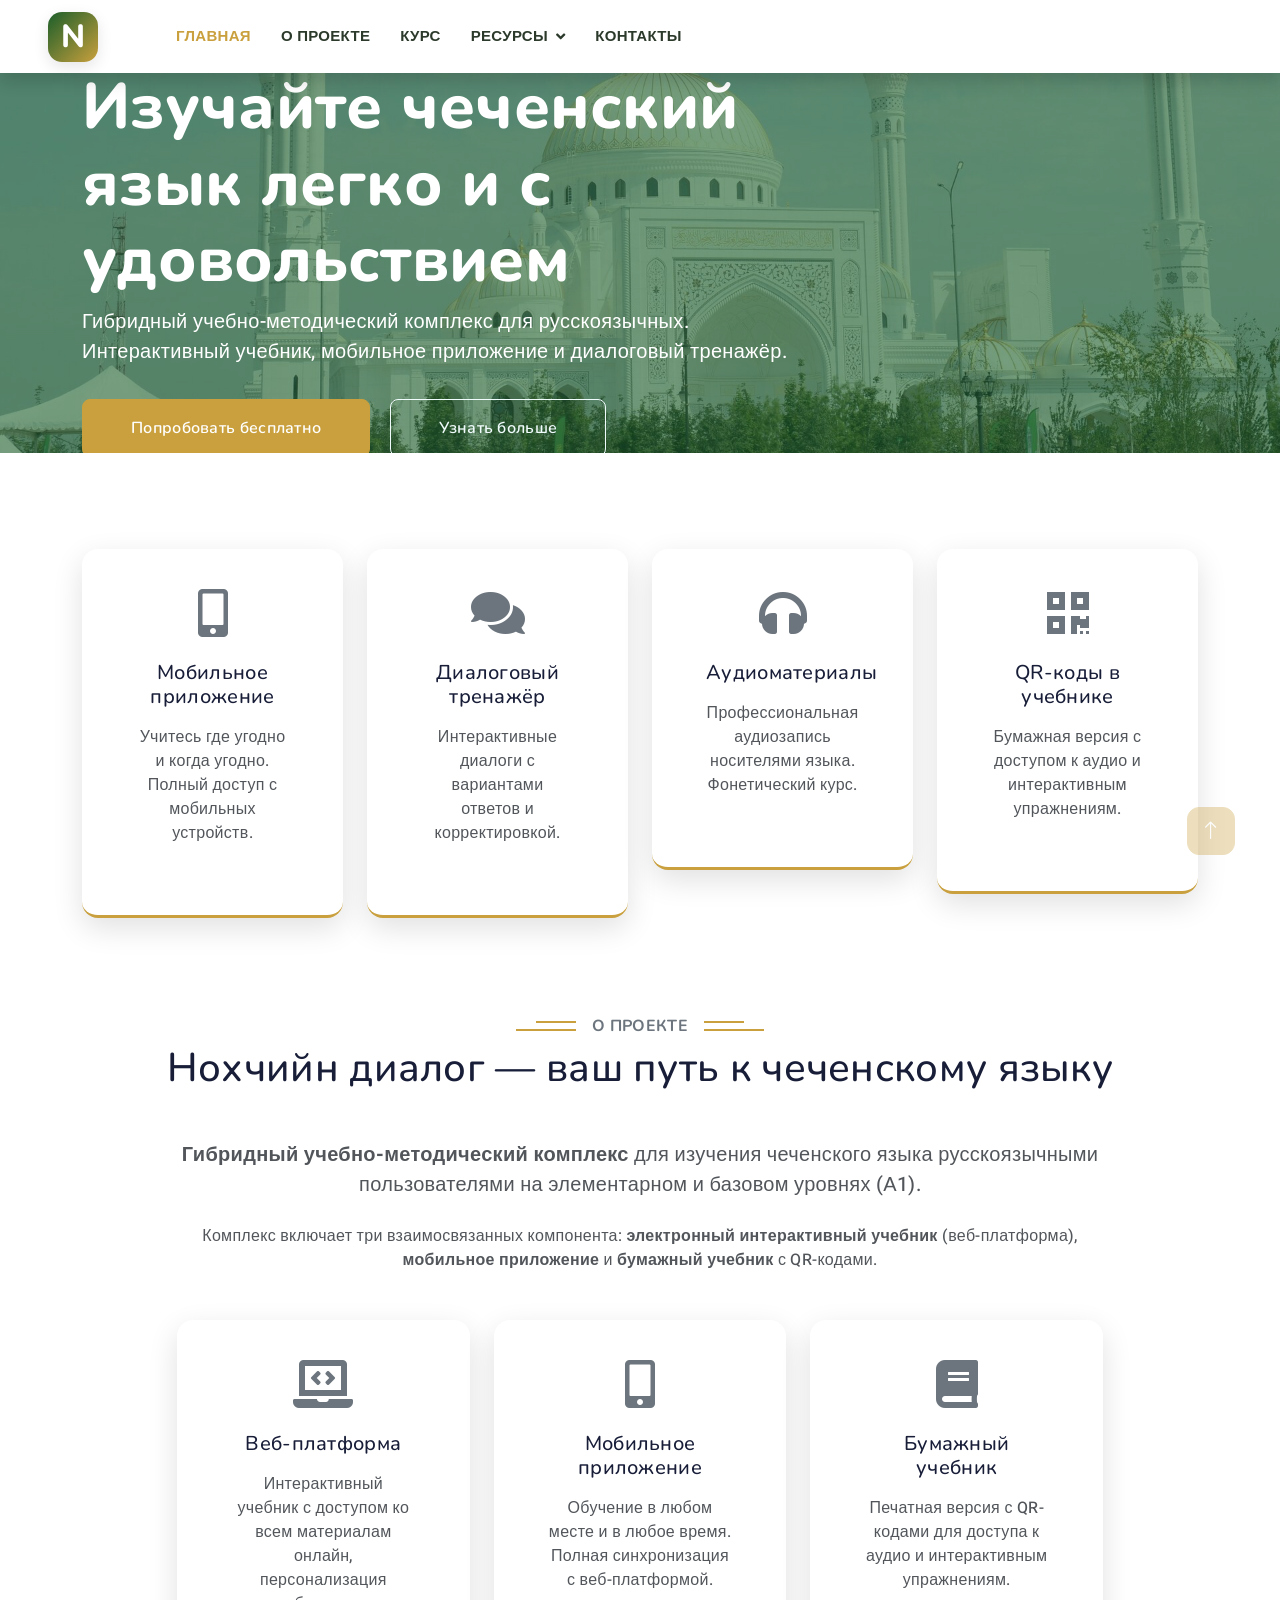
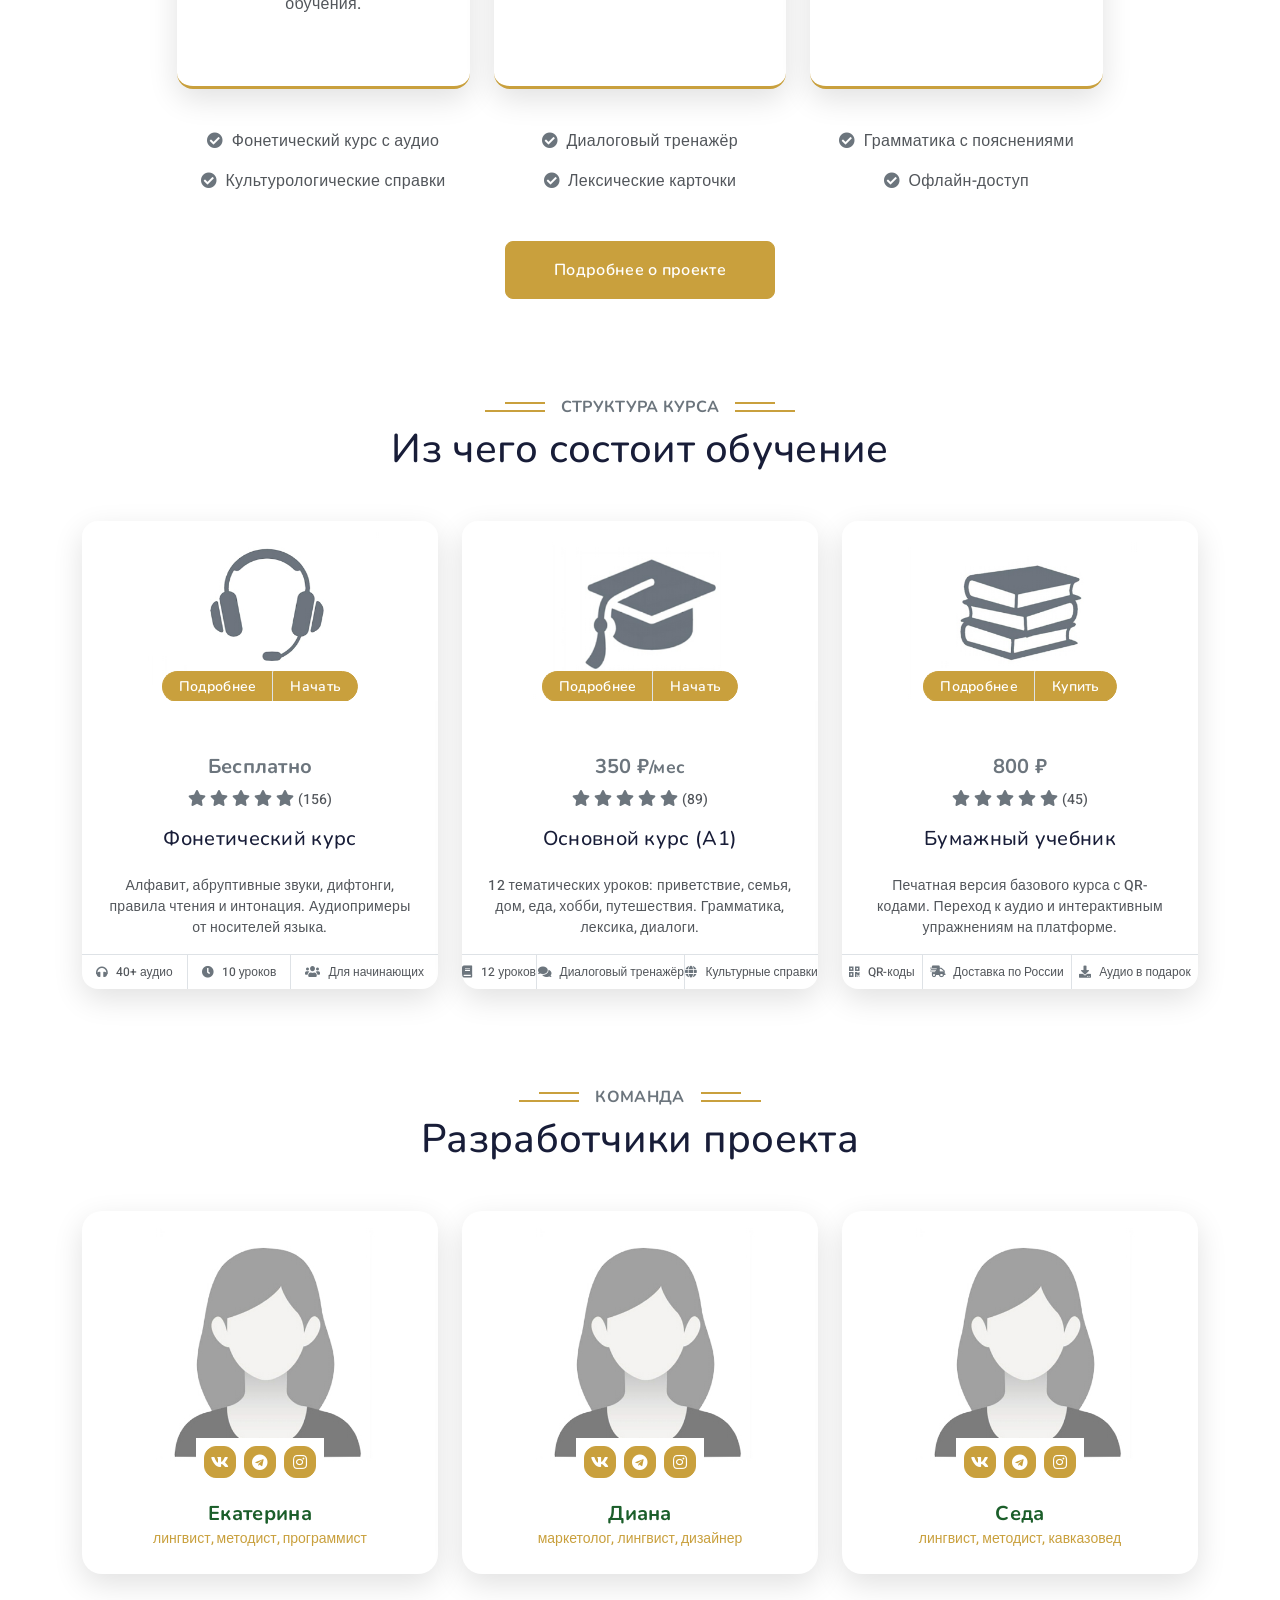
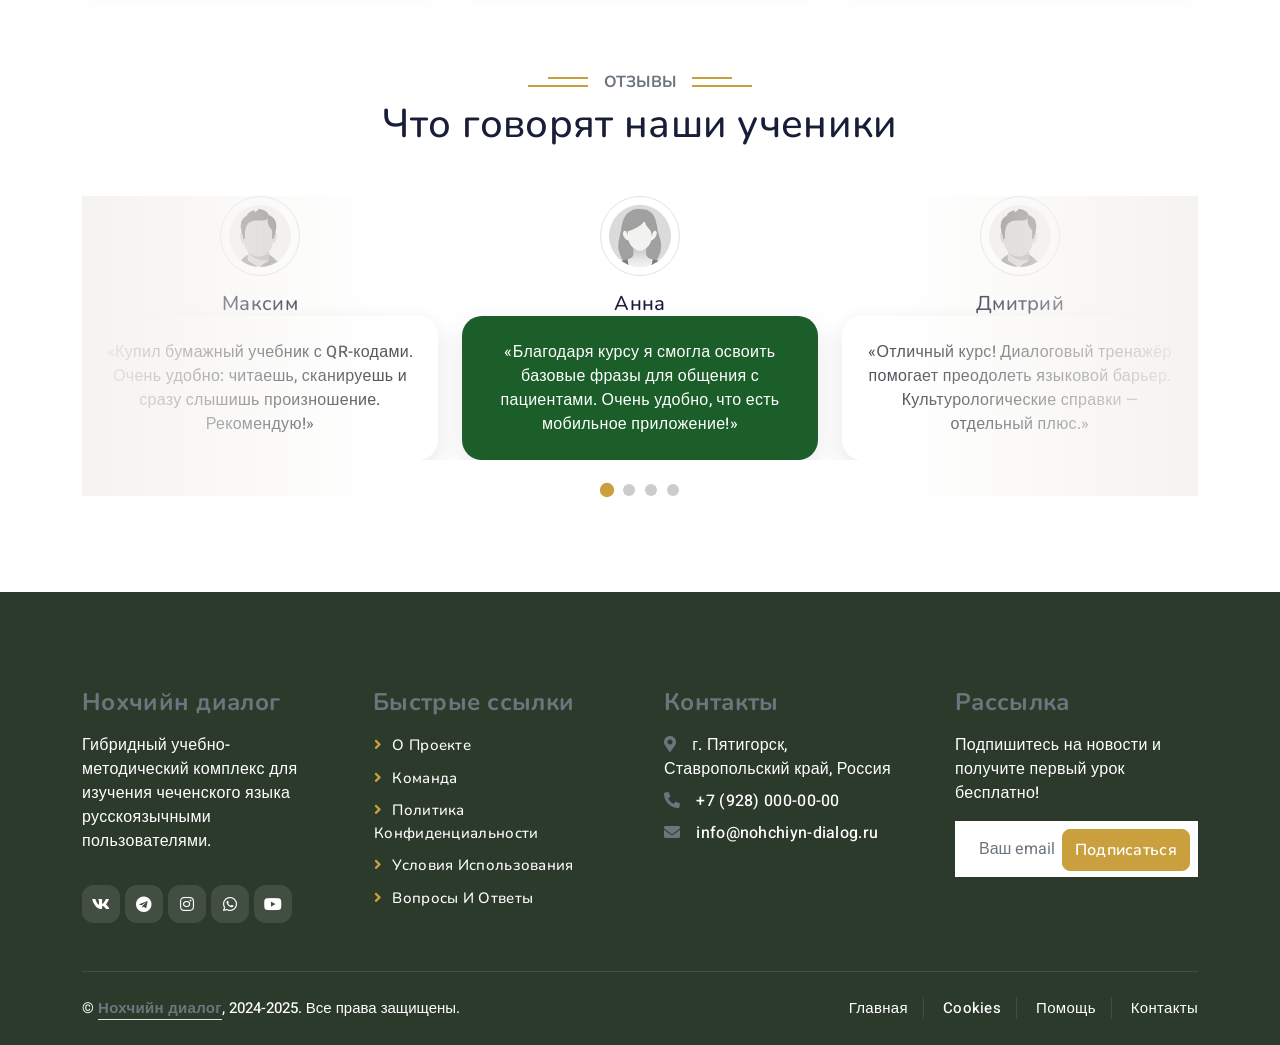
<file: index.html>
<!DOCTYPE html>
<html lang="ru">

<head>
    <meta charset="utf-8">
    <title>Нохчийн диалог | Изучение чеченского языка онлайн</title>
    <meta content="width=device-width, initial-scale=1.0" name="viewport">
    <meta content="Изучение чеченского языка, чеченский язык, Нохчийн мотт, обучение чеченскому, диалоговый тренажер" name="keywords">
    <meta content="Нохчийн диалог — гибридный учебно-методический комплекс для изучения чеченского языка русскоязычными пользователями. Интерактивный учебник, мобильное приложение, диалоговый тренажёр." name="description">

    <!-- Favicon -->
    <link href="img/favicon.ico" rel="icon">

    <!-- Google Web Fonts -->
    <link rel="preconnect" href="https://fonts.googleapis.com">
    <link rel="preconnect" href="https://fonts.gstatic.com" crossorigin>
    <link href="https://fonts.googleapis.com/css2?family=Heebo:wght@400;500;600&family=Nunito:wght@600;700;800&display=swap" rel="stylesheet">

    <!-- Icon Font Stylesheet -->
    <link href="https://cdnjs.cloudflare.com/ajax/libs/font-awesome/5.10.0/css/all.min.css" rel="stylesheet">
    <link href="https://cdn.jsdelivr.net/npm/bootstrap-icons@1.4.1/font/bootstrap-icons.css" rel="stylesheet">

    <!-- Libraries Stylesheet -->
    <link href="lib/animate/animate.min.css" rel="stylesheet">
    <link href="lib/owlcarousel/assets/owl.carousel.min.css" rel="stylesheet">

    <!-- Customized Bootstrap Stylesheet -->
    <link href="css/bootstrap.min.css" rel="stylesheet">

    <!-- Template Stylesheet -->
    <link href="css/style.css" rel="stylesheet">
    
    <style>
        /* Логотип N */
        .navbar-logo {
            display: flex;
            align-items: center;
            justify-content: center;
            margin-right: 30px;
        }
        
        .logo-n {
            width: 50px;
            height: 50px;
            background: linear-gradient(135deg, var(--primary) 0%, var(--secondary) 100%);
            border-radius: 14px;
            display: flex;
            align-items: center;
            justify-content: center;
            font-size: 32px;
            font-weight: 800;
            color: white;
            font-family: 'Nunito', sans-serif;
            box-shadow: 0 5px 15px rgba(0,0,0,0.1);
            transition: transform 0.3s ease;
        }
        
        .logo-n:hover {
            transform: scale(1.05);
        }
        
        /* Навбар - сдвигаем пункты меню влево */
        .navbar-nav {
            margin-left: 0 !important;
        }
        
        .navbar-collapse {
            justify-content: flex-start;
        }
        
        /* Скрытие старого бренда */
        .navbar-brand {
            display: none !important;
        }
        
        /* Опускаем кнопки в карточках курса ниже */
        .course-item .position-relative .w-100 {
            bottom: -25px !important;
        }
        
        .course-item .position-relative {
            margin-bottom: 30px;
        }
        
        /* Уменьшение фото в карусели */
        .header-carousel .owl-carousel-item img {
            max-height: 500px;
            width: 100%;
            object-fit: cover;
        }
        
        /* Отключаем навигацию карусели (стрелки) */
        .header-carousel .owl-nav {
            display: none !important;
        }
        
        /* Отключаем точки пагинации карусели */
        .header-carousel .owl-dots {
            display: none !important;
        }
        
        /* Уменьшение аватарок команды */
        .team-item .overflow-hidden img {
            max-height: 250px;
            width: 100%;
            object-fit: cover;
        }
        
        /* Уменьшение картинок в разделе Структура курса */
        .course-item .position-relative.overflow-hidden img {
            max-height: 180px;
            width: 100%;
            object-fit: cover;
        }
        
        /* Более квадратные иконки в карточках курса */
        .course-item .btn-sm-square {
            width: 36px;
            height: 36px;
            border-radius: 8px !important;
            display: inline-flex;
            align-items: center;
            justify-content: center;
        }
        
        /* Уменьшение шрифта в списке "что входит в курс" */
        .course-features-list {
            font-size: 13px;
        }
        
        .course-features-list i {
            font-size: 12px;
        }
        
        .course-features-list small {
            font-size: 12px;
        }
        
        /* Усиление теней для всех карточек */
        .service-item,
        .course-item,
        .team-item,
        .testimonial-text,
        .pricing-card,
        .icon-card {
            box-shadow: 0 10px 30px rgba(0, 0, 0, 0.12) !important;
            transition: box-shadow 0.3s ease, transform 0.3s ease;
        }
        
        .service-item:hover,
        .course-item:hover,
        .team-item:hover {
            box-shadow: 0 20px 40px rgba(0, 0, 0, 0.2) !important;
            transform: translateY(-5px);
        }
        
        .testimonial-text {
            box-shadow: 0 8px 25px rgba(0, 0, 0, 0.1) !important;
        }
        
        @media (max-width: 768px) {
            .header-carousel .owl-carousel-item img {
                max-height: 350px;
            }
            .team-item .overflow-hidden img {
                max-height: 200px;
            }
            .course-item .position-relative.overflow-hidden img {
                max-height: 140px;
            }
            .logo-n {
                width: 40px;
                height: 40px;
                font-size: 26px;
            }
        }
    </style>
</head>

<body>
    <!-- Спиннер -->
    <div id="spinner" class="show bg-white position-fixed translate-middle w-100 vh-100 top-50 start-50 d-flex align-items-center justify-content-center">
        <div class="spinner-border text-secondary" style="width: 3rem; height: 3rem;" role="status">
            <span class="sr-only">Загрузка...</span>
        </div>
    </div>
    <!-- Спиннер конец -->

    <!-- Навбар -->
    <nav class="navbar navbar-expand-lg bg-white navbar-light shadow sticky-top p-0">
        <div class="navbar-logo px-4 px-lg-5">
            <div class="logo-n">N</div>
        </div>
        <button type="button" class="navbar-toggler me-4" data-bs-toggle="collapse" data-bs-target="#navbarCollapse">
            <span class="navbar-toggler-icon"></span>
        </button>
        <div class="collapse navbar-collapse" id="navbarCollapse">
            <div class="navbar-nav p-4 p-lg-0">
                <a href="index.html" class="nav-item nav-link active">Главная</a>
                <a href="about.html" class="nav-item nav-link">О проекте</a>
                <a href="404.html" class="nav-item nav-link">Курс</a>
                <div class="nav-item dropdown">
                    <a href="#" class="nav-link dropdown-toggle" data-bs-toggle="dropdown">Ресурсы</a>
                    <div class="dropdown-menu fade-down m-0">
                        <a href="team.html" class="dropdown-item">Команда</a>
                        <a href="testimonial.html" class="dropdown-item">Отзывы</a>
                        <a href="404.html" class="dropdown-item">Структура курса</a>
                    </div>
                </div>
                <a href="contact.html" class="nav-item nav-link">Контакты</a>
            </div>
        </div>
    </nav>
    <!-- Навбар конец -->

    <!-- Карусель (один слайд, без прокрутки) -->
    <div class="container-fluid p-0 mb-5">
        <div class="owl-carousel header-carousel position-relative">
            <div class="owl-carousel-item position-relative">
                <img class="img-fluid" src="img/carousel-1.jpg" alt="Изучение чеченского языка">
                <div class="position-absolute top-0 start-0 w-100 h-100 d-flex align-items-center" style="background: rgba(27, 94, 42, 0.6);">
                    <div class="container">
                        <div class="row justify-content-start">
                            <div class="col-sm-10 col-lg-8">
                                <h1 class="display-3 text-white animated slideInDown">Изучайте чеченский язык легко и с удовольствием</h1>
                                <p class="fs-5 text-white mb-4 pb-2">Гибридный учебно-методический комплекс для русскоязычных. Интерактивный учебник, мобильное приложение и диалоговый тренажёр.</p>
                                <a href="" class="btn btn-secondary py-md-3 px-md-5 me-3 animated slideInLeft">Попробовать бесплатно</a>
                                <a href="" class="btn btn-outline-light py-md-3 px-md-5 animated slideInRight">Узнать больше</a>
                            </div>
                        </div>
                    </div>
                </div>
            </div>
        </div>
    </div>
    <!-- Карусель конец -->

    <!-- Преимущества -->
    <div class="container-xxl py-5">
        <div class="container">
            <div class="row g-4">
                <div class="col-lg-3 col-sm-6 wow fadeInUp" data-wow-delay="0.1s">
                    <div class="service-item text-center pt-3">
                        <div class="p-4">
                            <i class="fas fa-3x fa-mobile-alt text-secondary mb-4"></i>
                            <h5 class="mb-3">Мобильное приложение</h5>
                            <p>Учитесь где угодно и когда угодно. Полный доступ с мобильных устройств.</p>
                        </div>
                    </div>
                </div>
                <div class="col-lg-3 col-sm-6 wow fadeInUp" data-wow-delay="0.3s">
                    <div class="service-item text-center pt-3">
                        <div class="p-4">
                            <i class="fas fa-3x fa-comments text-secondary mb-4"></i>
                            <h5 class="mb-3">Диалоговый тренажёр</h5>
                            <p>Интерактивные диалоги с вариантами ответов и корректировкой.</p>
                        </div>
                    </div>
                </div>
                <div class="col-lg-3 col-sm-6 wow fadeInUp" data-wow-delay="0.5s">
                    <div class="service-item text-center pt-3">
                        <div class="p-4">
                            <i class="fas fa-3x fa-headphones text-secondary mb-4"></i>
                            <h5 class="mb-3">Аудиоматериалы</h5>
                            <p>Профессиональная аудиозапись носителями языка. Фонетический курс.</p>
                        </div>
                    </div>
                </div>
                <div class="col-lg-3 col-sm-6 wow fadeInUp" data-wow-delay="0.7s">
                    <div class="service-item text-center pt-3">
                        <div class="p-4">
                            <i class="fas fa-3x fa-qrcode text-secondary mb-4"></i>
                            <h5 class="mb-3">QR-коды в учебнике</h5>
                            <p>Бумажная версия с доступом к аудио и интерактивным упражнениям.</p>
                        </div>
                    </div>
                </div>
            </div>
        </div>
    </div>
    <!-- Преимущества конец -->

    <!-- О проекте -->
    <div class="container-xxl py-5">
        <div class="container">
            <div class="text-center wow fadeInUp" data-wow-delay="0.1s">
                <h6 class="section-title bg-white text-center text-secondary px-3">О проекте</h6>
                <h1 class="mb-5">Нохчийн диалог — ваш путь к чеченскому языку</h1>
            </div>
            <div class="row justify-content-center">
                <div class="col-lg-10 wow fadeInUp" data-wow-delay="0.3s">
                    <p class="mb-4 text-center fs-5"><strong>Гибридный учебно-методический комплекс</strong> для изучения чеченского языка русскоязычными пользователями на элементарном и базовом уровнях (А1).</p>
                    <p class="mb-5 text-center">Комплекс включает три взаимосвязанных компонента: <strong>электронный интерактивный учебник</strong> (веб-платформа), <strong>мобильное приложение</strong> и <strong>бумажный учебник</strong> с QR-кодами.</p>
                    
                    <div class="row g-4 justify-content-center">
                        <div class="col-md-4">
                            <div class="service-item text-center pt-3 h-100">
                                <div class="p-4">
                                    <i class="fas fa-3x fa-laptop-code text-secondary mb-4"></i>
                                    <h5 class="mb-3">Веб-платформа</h5>
                                    <p>Интерактивный учебник с доступом ко всем материалам онлайн, персонализация обучения.</p>
                                </div>
                            </div>
                        </div>
                        <div class="col-md-4">
                            <div class="service-item text-center pt-3 h-100">
                                <div class="p-4">
                                    <i class="fas fa-3x fa-mobile-alt text-secondary mb-4"></i>
                                    <h5 class="mb-3">Мобильное приложение</h5>
                                    <p>Обучение в любом месте и в любое время. Полная синхронизация с веб-платформой.</p>
                                </div>
                            </div>
                        </div>
                        <div class="col-md-4">
                            <div class="service-item text-center pt-3 h-100">
                                <div class="p-4">
                                    <i class="fas fa-3x fa-book text-secondary mb-4"></i>
                                    <h5 class="mb-3">Бумажный учебник</h5>
                                    <p>Печатная версия с QR-кодами для доступа к аудио и интерактивным упражнениям.</p>
                                </div>
                            </div>
                        </div>
                    </div>
                    
                    <div class="row gy-3 gx-4 mt-4 justify-content-center">
                        <div class="col-sm-6 col-md-4">
                            <p class="mb-0 text-center"><i class="fas fa-check-circle text-secondary me-2"></i>Фонетический курс с аудио</p>
                        </div>
                        <div class="col-sm-6 col-md-4">
                            <p class="mb-0 text-center"><i class="fas fa-check-circle text-secondary me-2"></i>Диалоговый тренажёр</p>
                        </div>
                        <div class="col-sm-6 col-md-4">
                            <p class="mb-0 text-center"><i class="fas fa-check-circle text-secondary me-2"></i>Грамматика с пояснениями</p>
                        </div>
                        <div class="col-sm-6 col-md-4">
                            <p class="mb-0 text-center"><i class="fas fa-check-circle text-secondary me-2"></i>Культурологические справки</p>
                        </div>
                        <div class="col-sm-6 col-md-4">
                            <p class="mb-0 text-center"><i class="fas fa-check-circle text-secondary me-2"></i>Лексические карточки</p>
                        </div>
                        <div class="col-sm-6 col-md-4">
                            <p class="mb-0 text-center"><i class="fas fa-check-circle text-secondary me-2"></i>Офлайн-доступ</p>
                        </div>
                    </div>
                    
                    <div class="text-center mt-5">
                        <a class="btn btn-secondary py-3 px-5" href="">Подробнее о проекте</a>
                    </div>
                </div>
            </div>
        </div>
    </div>
    <!-- О проекте конец -->

    <!-- Структура курса -->
    <div class="container-xxl py-5">
        <div class="container">
            <div class="text-center wow fadeInUp" data-wow-delay="0.1s">
                <h6 class="section-title bg-white text-center text-secondary px-3">Структура курса</h6>
                <h1 class="mb-5">Из чего состоит обучение</h1>
            </div>
            <div class="row g-4 justify-content-center">
                <div class="col-lg-4 col-md-6 wow fadeInUp" data-wow-delay="0.1s">
                    <div class="course-item bg-white">
                        <div class="position-relative overflow-hidden">
                            <img class="img-fluid" src="img/course-1.jpg" alt="Фонетический курс">
                            <div class="w-100 d-flex justify-content-center position-absolute start-0 mb-4" style="bottom: -25px !important; left: 0; right: 0;">
                                <a href="404.html" class="flex-shrink-0 btn btn-sm btn-secondary px-3 border-end" style="border-radius: 30px 0 0 30px;">Подробнее</a>
                                <a href="404.html" class="flex-shrink-0 btn btn-sm btn-secondary px-3" style="border-radius: 0 30px 30px 0;">Начать</a>
                            </div>
                        </div>
                        <div class="text-center p-4 pb-0" style="margin-top: 15px;">
                            <h3 class="mb-0 course-price text-secondary">Бесплатно</h3>
                            <div class="mb-3 mt-2">
                                <i class="fas fa-star text-secondary"></i>
                                <i class="fas fa-star text-secondary"></i>
                                <i class="fas fa-star text-secondary"></i>
                                <i class="fas fa-star text-secondary"></i>
                                <i class="fas fa-star text-secondary"></i>
                                <small>(156)</small>
                            </div>
                            <h5 class="mb-4">Фонетический курс</h5>
                            <p class="small">Алфавит, абруптивные звуки, дифтонги, правила чтения и интонация. Аудиопримеры от носителей языка.</p>
                        </div>
                        <div class="d-flex border-top course-features-list">
                            <small class="flex-fill text-center border-end py-2"><i class="fas fa-headphones text-secondary me-2"></i>40+ аудио</small>
                            <small class="flex-fill text-center border-end py-2"><i class="fas fa-clock text-secondary me-2"></i>10 уроков</small>
                            <small class="flex-fill text-center py-2"><i class="fas fa-users text-secondary me-2"></i>Для начинающих</small>
                        </div>
                    </div>
                </div>
                <div class="col-lg-4 col-md-6 wow fadeInUp" data-wow-delay="0.3s">
                    <div class="course-item bg-white">
                        <div class="position-relative overflow-hidden">
                            <img class="img-fluid" src="img/course-2.jpg" alt="Основной курс">
                            <div class="w-100 d-flex justify-content-center position-absolute start-0 mb-4" style="bottom: -25px !important; left: 0; right: 0;">
                                <a href="404.html" class="flex-shrink-0 btn btn-sm btn-secondary px-3 border-end" style="border-radius: 30px 0 0 30px;">Подробнее</a>
                                <a href="404.html" class="flex-shrink-0 btn btn-sm btn-secondary px-3" style="border-radius: 0 30px 30px 0;">Начать</a>
                            </div>
                        </div>
                        <div class="text-center p-4 pb-0" style="margin-top: 15px;">
                            <h3 class="mb-0 course-price text-secondary">350 ₽<small>/мес</small></h3>
                            <div class="mb-3 mt-2">
                                <i class="fas fa-star text-secondary"></i>
                                <i class="fas fa-star text-secondary"></i>
                                <i class="fas fa-star text-secondary"></i>
                                <i class="fas fa-star text-secondary"></i>
                                <i class="fas fa-star text-secondary"></i>
                                <small>(89)</small>
                            </div>
                            <h5 class="mb-4">Основной курс (А1)</h5>
                            <p class="small">12 тематических уроков: приветствие, семья, дом, еда, хобби, путешествия. Грамматика, лексика, диалоги.</p>
                        </div>
                        <div class="d-flex border-top course-features-list">
                            <small class="flex-fill text-center border-end py-2"><i class="fas fa-book text-secondary me-2"></i>12 уроков</small>
                            <small class="flex-fill text-center border-end py-2"><i class="fas fa-comments text-secondary me-2"></i>Диалоговый тренажёр</small>
                            <small class="flex-fill text-center py-2"><i class="fas fa-globe text-secondary me-2"></i>Культурные справки</small>
                        </div>
                    </div>
                </div>
                <div class="col-lg-4 col-md-6 wow fadeInUp" data-wow-delay="0.5s">
                    <div class="course-item bg-white">
                        <div class="position-relative overflow-hidden">
                            <img class="img-fluid" src="img/course-3.jpg" alt="Бумажный учебник">
                            <div class="w-100 d-flex justify-content-center position-absolute start-0 mb-4" style="bottom: -25px !important; left: 0; right: 0;">
                                <a href="404.html" class="flex-shrink-0 btn btn-sm btn-secondary px-3 border-end" style="border-radius: 30px 0 0 30px;">Подробнее</a>
                                <a href="404.html" class="flex-shrink-0 btn btn-sm btn-secondary px-3" style="border-radius: 0 30px 30px 0;">Купить</a>
                            </div>
                        </div>
                        <div class="text-center p-4 pb-0" style="margin-top: 15px;">
                            <h3 class="mb-0 course-price text-secondary">800 ₽</h3>
                            <div class="mb-3 mt-2">
                                <i class="fas fa-star text-secondary"></i>
                                <i class="fas fa-star text-secondary"></i>
                                <i class="fas fa-star text-secondary"></i>
                                <i class="fas fa-star text-secondary"></i>
                                <i class="fas fa-star text-secondary"></i>
                                <small>(45)</small>
                            </div>
                            <h5 class="mb-4">Бумажный учебник</h5>
                            <p class="small">Печатная версия базового курса с QR-кодами. Переход к аудио и интерактивным упражнениям на платформе.</p>
                        </div>
                        <div class="d-flex border-top course-features-list">
                            <small class="flex-fill text-center border-end py-2"><i class="fas fa-qrcode text-secondary me-2"></i>QR-коды</small>
                            <small class="flex-fill text-center border-end py-2"><i class="fas fa-shipping-fast text-secondary me-2"></i>Доставка по России</small>
                            <small class="flex-fill text-center py-2"><i class="fas fa-download text-secondary me-2"></i>Аудио в подарок</small>
                        </div>
                    </div>
                </div>
            </div>
        </div>
    </div>
    <!-- Структура курса конец -->

    <!-- Команда -->
    <div class="container-xxl py-5">
        <div class="container">
            <div class="text-center wow fadeInUp" data-wow-delay="0.1s">
                <h6 class="section-title bg-white text-center text-secondary px-3">Команда</h6>
                <h1 class="mb-5">Разработчики проекта</h1>
            </div>
            <div class="row g-4 justify-content-center">
                <div class="col-lg-4 col-md-6 wow fadeInUp" data-wow-delay="0.1s">
                    <div class="team-item bg-white">
                        <div class="overflow-hidden" style="border-radius: 20px 20px 0 0;">
                            <img class="img-fluid" src="img/team-1.jpg" alt="Екатерина">
                        </div>
                        <div class="position-relative d-flex justify-content-center" style="margin-top: -23px;">
                            <div class="bg-white d-flex justify-content-center pt-2 px-1">
                                <a class="btn btn-sm-square btn-secondary mx-1" href=""><i class="fab fa-vk"></i></a>
                                <a class="btn btn-sm-square btn-secondary mx-1" href=""><i class="fab fa-telegram"></i></a>
                                <a class="btn btn-sm-square btn-secondary mx-1" href=""><i class="fab fa-instagram"></i></a>
                            </div>
                        </div>
                        <div class="text-center p-4">
                            <h5 class="mb-0 team-name">Екатерина</h5>
                            <small class="team-position">лингвист, методист, программист</small>
                        </div>
                    </div>
                </div>
                <div class="col-lg-4 col-md-6 wow fadeInUp" data-wow-delay="0.3s">
                    <div class="team-item bg-white">
                        <div class="overflow-hidden" style="border-radius: 20px 20px 0 0;">
                            <img class="img-fluid" src="img/team-2.jpg" alt="Диана">
                        </div>
                        <div class="position-relative d-flex justify-content-center" style="margin-top: -23px;">
                            <div class="bg-white d-flex justify-content-center pt-2 px-1">
                                <a class="btn btn-sm-square btn-secondary mx-1" href=""><i class="fab fa-vk"></i></a>
                                <a class="btn btn-sm-square btn-secondary mx-1" href=""><i class="fab fa-telegram"></i></a>
                                <a class="btn btn-sm-square btn-secondary mx-1" href=""><i class="fab fa-instagram"></i></a>
                            </div>
                        </div>
                        <div class="text-center p-4">
                            <h5 class="mb-0 team-name">Диана</h5>
                            <small class="team-position">маркетолог, лингвист, дизайнер</small>
                        </div>
                    </div>
                </div>
                <div class="col-lg-4 col-md-6 wow fadeInUp" data-wow-delay="0.5s">
                    <div class="team-item bg-white">
                        <div class="overflow-hidden" style="border-radius: 20px 20px 0 0;">
                            <img class="img-fluid" src="img/team-3.jpg" alt="Седа">
                        </div>
                        <div class="position-relative d-flex justify-content-center" style="margin-top: -23px;">
                            <div class="bg-white d-flex justify-content-center pt-2 px-1">
                                <a class="btn btn-sm-square btn-secondary mx-1" href=""><i class="fab fa-vk"></i></a>
                                <a class="btn btn-sm-square btn-secondary mx-1" href=""><i class="fab fa-telegram"></i></a>
                                <a class="btn btn-sm-square btn-secondary mx-1" href=""><i class="fab fa-instagram"></i></a>
                            </div>
                        </div>
                        <div class="text-center p-4">
                            <h5 class="mb-0 team-name">Седа</h5>
                            <small class="team-position">лингвист, методист, кавказовед</small>
                        </div>
                    </div>
                </div>
            </div>
        </div>
    </div>
    <!-- Команда конец -->

    <!-- Отзывы -->
    <div class="container-xxl py-5 wow fadeInUp" data-wow-delay="0.1s">
        <div class="container">
            <div class="text-center">
                <h6 class="section-title bg-white text-center text-secondary px-3">Отзывы</h6>
                <h1 class="mb-5">Что говорят наши ученики</h1>
            </div>
            <div class="owl-carousel testimonial-carousel position-relative">
                <div class="testimonial-item text-center">
                    <img class="border rounded-circle p-2 mx-auto mb-3" src="img/testimonial-1.jpg" style="width: 80px; height: 80px;">
                    <h5 class="mb-0">Анна</h5>
                    <div class="testimonial-text bg-white text-center p-4" style="border-radius: 20px;">
                        <p class="mb-0">«Благодаря курсу я смогла освоить базовые фразы для общения с пациентами. Очень удобно, что есть мобильное приложение!»</p>
                    </div>
                </div>
                <div class="testimonial-item text-center">
                    <img class="border rounded-circle p-2 mx-auto mb-3" src="img/testimonial-2.jpg" style="width: 80px; height: 80px;">
                    <h5 class="mb-0">Дмитрий</h5>
                    <div class="testimonial-text bg-white text-center p-4" style="border-radius: 20px;">
                        <p class="mb-0">«Отличный курс! Диалоговый тренажёр помогает преодолеть языковой барьер. Культурологические справки — отдельный плюс.»</p>
                    </div>
                </div>
                <div class="testimonial-item text-center">
                    <img class="border rounded-circle p-2 mx-auto mb-3" src="img/testimonial-3.jpg" style="width: 80px; height: 80px;">
                    <h5 class="mb-0">Елена</h5>
                    <div class="testimonial-text bg-white text-center p-4" style="border-radius: 20px;">
                        <p class="mb-0">«Как филолог, оценила системный подход. Фонетика разобрана великолепно — даже абруптивные звуки стало понятно!»</p>
                    </div>
                </div>
                <div class="testimonial-item text-center">
                    <img class="border rounded-circle p-2 mx-auto mb-3" src="img/testimonial-4.jpg" style="width: 80px; height: 80px;">
                    <h5 class="mb-0">Максим</h5>
                    <div class="testimonial-text bg-white text-center p-4" style="border-radius: 20px;">
                        <p class="mb-0">«Купил бумажный учебник с QR-кодами. Очень удобно: читаешь, сканируешь и сразу слышишь произношение. Рекомендую!»</p>
                    </div>
                </div>
            </div>
        </div>
    </div>
    <!-- Отзывы конец -->

    <!-- Футер -->
    <div class="container-fluid footer pt-5 mt-5 wow fadeIn" data-wow-delay="0.1s">
        <div class="container py-5">
            <div class="row g-5">
                <div class="col-lg-3 col-md-6">
                    <h4 class="text-secondary mb-3">Нохчийн диалог</h4>
                    <p class="mb-4">Гибридный учебно-методический комплекс для изучения чеченского языка русскоязычными пользователями.</p>
                    <div class="d-flex pt-2">
                        <a class="btn btn-outline-light btn-social" href=""><i class="fab fa-vk"></i></a>
                        <a class="btn btn-outline-light btn-social" href=""><i class="fab fa-telegram"></i></a>
                        <a class="btn btn-outline-light btn-social" href=""><i class="fab fa-instagram"></i></a>
                        <a class="btn btn-outline-light btn-social" href=""><i class="fab fa-whatsapp"></i></a>
                        <a class="btn btn-outline-light btn-social" href=""><i class="fab fa-youtube"></i></a>
                    </div>
                </div>
                <div class="col-lg-3 col-md-6">
                    <h4 class="text-secondary mb-3">Быстрые ссылки</h4>
                    <a class="btn btn-link" href="about.html">О проекте</a>
                    <a class="btn btn-link" href="team.html">Команда</a>
                    <a class="btn btn-link" href="404.html">Политика конфиденциальности</a>
                    <a class="btn btn-link" href="404.html">Условия использования</a>
                    <a class="btn btn-link" href="404.html">Вопросы и ответы</a>
                </div>
                <div class="col-lg-3 col-md-6">
                    <h4 class="text-secondary mb-3">Контакты</h4>
                    <p class="mb-2"><i class="fa fa-map-marker-alt text-secondary me-3"></i>г. Пятигорск, Ставропольский край, Россия</p>
                    <p class="mb-2"><i class="fa fa-phone-alt text-secondary me-3"></i>+7 (928) 000-00-00</p>
                    <p class="mb-2"><i class="fa fa-envelope text-secondary me-3"></i>info@nohchiyn-dialog.ru</p>
                </div>
                <div class="col-lg-3 col-md-6">
                    <h4 class="text-secondary mb-3">Рассылка</h4>
                    <p>Подпишитесь на новости и получите первый урок бесплатно!</p>
                    <div class="position-relative mx-auto" style="max-width: 400px;">
                        <input class="form-control border-0 w-100 py-3 ps-4 pe-5" type="text" placeholder="Ваш email">
                        <button type="button" class="btn btn-secondary py-2 position-absolute top-0 end-0 mt-2 me-2">Подписаться</button>
                    </div>
                </div>
            </div>
        </div>
        <div class="container">
            <div class="copyright">
                <div class="row">
                    <div class="col-md-6 text-center text-md-start mb-3 mb-md-0">
                        &copy; <a class="border-bottom text-secondary" href="#">Нохчийн диалог</a>, 2024-2025. Все права защищены.
                    </div>
                    <div class="col-md-6 text-center text-md-end">
                        <div class="footer-menu">
                            <a href="index.html">Главная</a>
                            <a href="404.html">Cookies</a>
                            <a href="404.html">Помощь</a>
                            <a href="contact.html">Контакты</a>
                        </div>
                    </div>
                </div>
            </div>
        </div>
    </div>
    <!-- Футер конец -->

    <!-- Кнопка наверх -->
    <a href="#" class="btn btn-lg btn-secondary btn-lg-square back-to-top"><i class="bi bi-arrow-up"></i></a>

    <!-- JavaScript -->
    <script src="https://code.jquery.com/jquery-3.4.1.min.js"></script>
    <script src="https://cdn.jsdelivr.net/npm/bootstrap@5.0.0/dist/js/bootstrap.bundle.min.js"></script>
    <script src="lib/wow/wow.min.js"></script>
    <script src="lib/easing/easing.min.js"></script>
    <script src="lib/waypoints/waypoints.min.js"></script>
    <script src="lib/owlcarousel/owl.carousel.min.js"></script>

    <!-- Template Javascript -->
    <script src="js/main.js"></script>
</body>

</html>
</file>
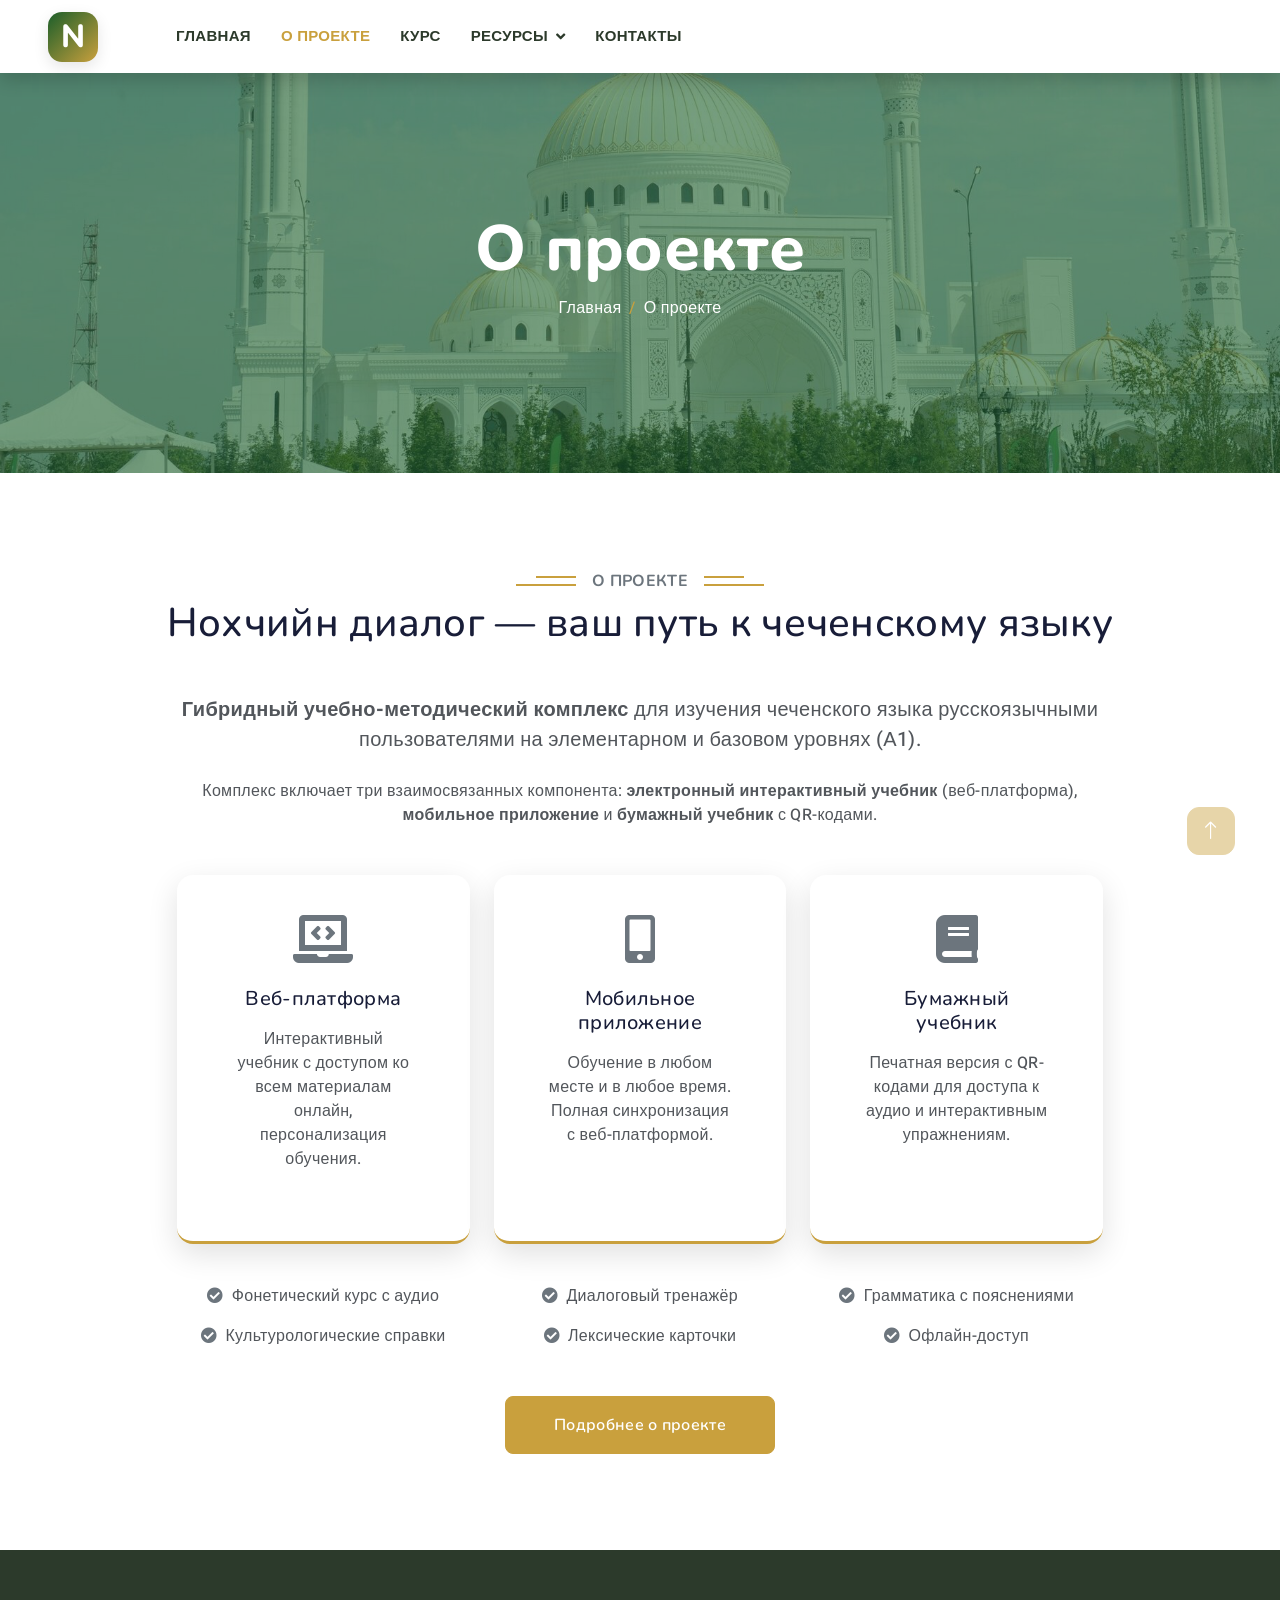
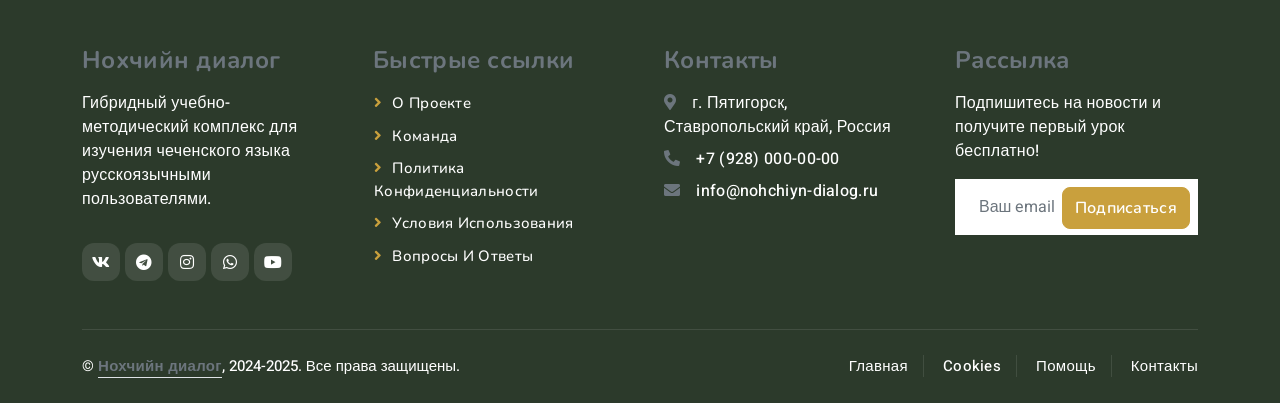
<file: about.html>
<!DOCTYPE html>
<html lang="ru">

<head>
    <meta charset="utf-8">
    <title>Нохчийн диалог | О проекте</title>
    <meta content="width=device-width, initial-scale=1.0" name="viewport">
    <meta content="Изучение чеченского языка, чеченский язык, Нохчийн мотт, обучение чеченскому" name="keywords">
    <meta content="Нохчийн диалог — гибридный учебно-методический комплекс для изучения чеченского языка русскоязычными пользователями." name="description">

    <!-- Favicon -->
    <link href="img/favicon.ico" rel="icon">

    <!-- Google Web Fonts -->
    <link rel="preconnect" href="https://fonts.googleapis.com">
    <link rel="preconnect" href="https://fonts.gstatic.com" crossorigin>
    <link href="https://fonts.googleapis.com/css2?family=Heebo:wght@400;500;600&family=Nunito:wght@600;700;800&display=swap" rel="stylesheet">

    <!-- Icon Font Stylesheet -->
    <link href="https://cdnjs.cloudflare.com/ajax/libs/font-awesome/5.10.0/css/all.min.css" rel="stylesheet">
    <link href="https://cdn.jsdelivr.net/npm/bootstrap-icons@1.4.1/font/bootstrap-icons.css" rel="stylesheet">

    <!-- Libraries Stylesheet -->
    <link href="lib/animate/animate.min.css" rel="stylesheet">
    <link href="lib/owlcarousel/assets/owl.carousel.min.css" rel="stylesheet">

    <!-- Customized Bootstrap Stylesheet -->
    <link href="css/bootstrap.min.css" rel="stylesheet">

    <!-- Template Stylesheet -->
    <link href="css/style.css" rel="stylesheet">
    
    <style>
        /* Логотип N */
        .navbar-logo {
            display: flex;
            align-items: center;
            justify-content: center;
            margin-right: 30px;
        }
        
        .logo-n {
            width: 50px;
            height: 50px;
            background: linear-gradient(135deg, var(--primary) 0%, var(--secondary) 100%);
            border-radius: 14px;
            display: flex;
            align-items: center;
            justify-content: center;
            font-size: 32px;
            font-weight: 800;
            color: white;
            font-family: 'Nunito', sans-serif;
            box-shadow: 0 5px 15px rgba(0,0,0,0.1);
            transition: transform 0.3s ease;
        }
        
        .logo-n:hover {
            transform: scale(1.05);
        }
        
        /* Навбар - сдвигаем пункты меню влево */
        .navbar-nav {
            margin-left: 0 !important;
        }
        
        .navbar-collapse {
            justify-content: flex-start;
        }
        
        /* Скрытие старого бренда */
        .navbar-brand {
            display: none !important;
        }
        
        /* Усиление теней для карточек */
        .service-item,
        .team-item {
            box-shadow: 0 10px 30px rgba(0, 0, 0, 0.12) !important;
            transition: box-shadow 0.3s ease, transform 0.3s ease;
        }
        
        .service-item:hover,
        .team-item:hover {
            box-shadow: 0 20px 40px rgba(0, 0, 0, 0.2) !important;
            transform: translateY(-5px);
        }
        
        @media (max-width: 768px) {
            .logo-n {
                width: 40px;
                height: 40px;
                font-size: 26px;
            }
        }
    </style>
</head>

<body>
    <!-- Спиннер -->
    <div id="spinner" class="show bg-white position-fixed translate-middle w-100 vh-100 top-50 start-50 d-flex align-items-center justify-content-center">
        <div class="spinner-border text-secondary" style="width: 3rem; height: 3rem;" role="status">
            <span class="sr-only">Загрузка...</span>
        </div>
    </div>
    <!-- Спиннер конец -->

    <!-- Навбар -->
    <nav class="navbar navbar-expand-lg bg-white navbar-light shadow sticky-top p-0">
        <div class="navbar-logo px-4 px-lg-5">
            <div class="logo-n">N</div>
        </div>
        <button type="button" class="navbar-toggler me-4" data-bs-toggle="collapse" data-bs-target="#navbarCollapse">
            <span class="navbar-toggler-icon"></span>
        </button>
        <div class="collapse navbar-collapse" id="navbarCollapse">
            <div class="navbar-nav p-4 p-lg-0">
                <a href="index.html" class="nav-item nav-link">Главная</a>
                <a href="about.html" class="nav-item nav-link active">О проекте</a>
                <a href="404.html" class="nav-item nav-link">Курс</a>
                <div class="nav-item dropdown">
                    <a href="#" class="nav-link dropdown-toggle" data-bs-toggle="dropdown">Ресурсы</a>
                    <div class="dropdown-menu fade-down m-0">
                        <a href="team.html" class="dropdown-item">Команда</a>
                        <a href="testimonial.html" class="dropdown-item">Отзывы</a>
                        <a href="404.html" class="dropdown-item">Структура курса</a>
                    </div>
                </div>
                <a href="contact.html" class="nav-item nav-link">Контакты</a>
            </div>
        </div>
    </nav>
    <!-- Навбар конец -->

    <!-- Баннер как в индексе с фото и прозрачным фоном -->
    <div class="container-fluid p-0 mb-5 page-header">
        <div class="hero-banner" style="background-image: url('img/carousel-1.jpg'); background-size: cover; background-position: center; min-height: 400px; position: relative;">
            <div class="hero-overlay" style="position: absolute; top: 0; left: 0; width: 100%; height: 100%; background: rgba(27, 94, 42, 0.6); display: flex; align-items: center; justify-content: center;">
                <div class="container">
                    <div class="row justify-content-center">
                        <div class="col-lg-10 text-center hero-content">
                            <h1 class="display-3 text-white animated slideInDown">О проекте</h1>
                            <nav aria-label="breadcrumb">
                                <ol class="breadcrumb justify-content-center">
                                    <li class="breadcrumb-item"><a class="text-white" href="index.html">Главная</a></li>
                                    <li class="breadcrumb-item text-white active" aria-current="page">О проекте</li>
                                </ol>
                            </nav>
                        </div>
                    </div>
                </div>
            </div>
        </div>
    </div>
    <!-- Баннер конец -->

    <!-- О проекте (как в индексе) -->
    <div class="container-xxl py-5">
        <div class="container">
            <div class="text-center wow fadeInUp" data-wow-delay="0.1s">
                <h6 class="section-title bg-white text-center text-secondary px-3">О проекте</h6>
                <h1 class="mb-5">Нохчийн диалог — ваш путь к чеченскому языку</h1>
            </div>
            <div class="row justify-content-center">
                <div class="col-lg-10 wow fadeInUp" data-wow-delay="0.3s">
                    <p class="mb-4 text-center fs-5"><strong>Гибридный учебно-методический комплекс</strong> для изучения чеченского языка русскоязычными пользователями на элементарном и базовом уровнях (А1).</p>
                    <p class="mb-5 text-center">Комплекс включает три взаимосвязанных компонента: <strong>электронный интерактивный учебник</strong> (веб-платформа), <strong>мобильное приложение</strong> и <strong>бумажный учебник</strong> с QR-кодами.</p>
                    
                    <div class="row g-4 justify-content-center">
                        <div class="col-md-4">
                            <div class="service-item text-center pt-3 h-100">
                                <div class="p-4">
                                    <i class="fas fa-3x fa-laptop-code text-secondary mb-4"></i>
                                    <h5 class="mb-3">Веб-платформа</h5>
                                    <p>Интерактивный учебник с доступом ко всем материалам онлайн, персонализация обучения.</p>
                                </div>
                            </div>
                        </div>
                        <div class="col-md-4">
                            <div class="service-item text-center pt-3 h-100">
                                <div class="p-4">
                                    <i class="fas fa-3x fa-mobile-alt text-secondary mb-4"></i>
                                    <h5 class="mb-3">Мобильное приложение</h5>
                                    <p>Обучение в любом месте и в любое время. Полная синхронизация с веб-платформой.</p>
                                </div>
                            </div>
                        </div>
                        <div class="col-md-4">
                            <div class="service-item text-center pt-3 h-100">
                                <div class="p-4">
                                    <i class="fas fa-3x fa-book text-secondary mb-4"></i>
                                    <h5 class="mb-3">Бумажный учебник</h5>
                                    <p>Печатная версия с QR-кодами для доступа к аудио и интерактивным упражнениям.</p>
                                </div>
                            </div>
                        </div>
                    </div>
                    
                    <div class="row gy-3 gx-4 mt-4 justify-content-center">
                        <div class="col-sm-6 col-md-4">
                            <p class="mb-0 text-center"><i class="fas fa-check-circle text-secondary me-2"></i>Фонетический курс с аудио</p>
                        </div>
                        <div class="col-sm-6 col-md-4">
                            <p class="mb-0 text-center"><i class="fas fa-check-circle text-secondary me-2"></i>Диалоговый тренажёр</p>
                        </div>
                        <div class="col-sm-6 col-md-4">
                            <p class="mb-0 text-center"><i class="fas fa-check-circle text-secondary me-2"></i>Грамматика с пояснениями</p>
                        </div>
                        <div class="col-sm-6 col-md-4">
                            <p class="mb-0 text-center"><i class="fas fa-check-circle text-secondary me-2"></i>Культурологические справки</p>
                        </div>
                        <div class="col-sm-6 col-md-4">
                            <p class="mb-0 text-center"><i class="fas fa-check-circle text-secondary me-2"></i>Лексические карточки</p>
                        </div>
                        <div class="col-sm-6 col-md-4">
                            <p class="mb-0 text-center"><i class="fas fa-check-circle text-secondary me-2"></i>Офлайн-доступ</p>
                        </div>
                    </div>
                    
                    <div class="text-center mt-5">
                        <a class="btn btn-secondary py-3 px-5" href="404.html">Подробнее о проекте</a>
                    </div>
                </div>
            </div>
        </div>
    </div>
    <!-- О проекте конец -->

    <!-- Футер -->
    <div class="container-fluid footer pt-5 mt-5 wow fadeIn" data-wow-delay="0.1s">
        <div class="container py-5">
            <div class="row g-5">
                <div class="col-lg-3 col-md-6">
                    <h4 class="text-secondary mb-3">Нохчийн диалог</h4>
                    <p class="mb-4">Гибридный учебно-методический комплекс для изучения чеченского языка русскоязычными пользователями.</p>
                    <div class="d-flex pt-2">
                        <a class="btn btn-outline-light btn-social" href=""><i class="fab fa-vk"></i></a>
                        <a class="btn btn-outline-light btn-social" href=""><i class="fab fa-telegram"></i></a>
                        <a class="btn btn-outline-light btn-social" href=""><i class="fab fa-instagram"></i></a>
                        <a class="btn btn-outline-light btn-social" href=""><i class="fab fa-whatsapp"></i></a>
                        <a class="btn btn-outline-light btn-social" href=""><i class="fab fa-youtube"></i></a>
                    </div>
                </div>
                <div class="col-lg-3 col-md-6">
                    <h4 class="text-secondary mb-3">Быстрые ссылки</h4>
                    <a class="btn btn-link" href="about.html">О проекте</a>
                    <a class="btn btn-link" href="team.html">Команда</a>
                    <a class="btn btn-link" href="404.html">Политика конфиденциальности</a>
                    <a class="btn btn-link" href="404.html">Условия использования</a>
                    <a class="btn btn-link" href="404.html">Вопросы и ответы</a>
                </div>
                <div class="col-lg-3 col-md-6">
                    <h4 class="text-secondary mb-3">Контакты</h4>
                    <p class="mb-2"><i class="fa fa-map-marker-alt text-secondary me-3"></i>г. Пятигорск, Ставропольский край, Россия</p>
                    <p class="mb-2"><i class="fa fa-phone-alt text-secondary me-3"></i>+7 (928) 000-00-00</p>
                    <p class="mb-2"><i class="fa fa-envelope text-secondary me-3"></i>info@nohchiyn-dialog.ru</p>
                </div>
                <div class="col-lg-3 col-md-6">
                    <h4 class="text-secondary mb-3">Рассылка</h4>
                    <p>Подпишитесь на новости и получите первый урок бесплатно!</p>
                    <div class="position-relative mx-auto" style="max-width: 400px;">
                        <input class="form-control border-0 w-100 py-3 ps-4 pe-5" type="text" placeholder="Ваш email">
                        <button type="button" class="btn btn-secondary py-2 position-absolute top-0 end-0 mt-2 me-2">Подписаться</button>
                    </div>
                </div>
            </div>
        </div>
        <div class="container">
            <div class="copyright">
                <div class="row">
                    <div class="col-md-6 text-center text-md-start mb-3 mb-md-0">
                        &copy; <a class="border-bottom text-secondary" href="#">Нохчийн диалог</a>, 2024-2025. Все права защищены.
                    </div>
                    <div class="col-md-6 text-center text-md-end">
                        <div class="footer-menu">
                            <a href="index.html">Главная</a>
                            <a href="404.html">Cookies</a>
                            <a href="404.html">Помощь</a>
                            <a href="contact.html">Контакты</a>
                        </div>
                    </div>
                </div>
            </div>
        </div>
    </div>
    <!-- Футер конец -->

    <!-- Кнопка наверх -->
    <a href="#" class="btn btn-lg btn-secondary btn-lg-square back-to-top"><i class="bi bi-arrow-up"></i></a>

    <!-- JavaScript -->
    <script src="https://code.jquery.com/jquery-3.4.1.min.js"></script>
    <script src="https://cdn.jsdelivr.net/npm/bootstrap@5.0.0/dist/js/bootstrap.bundle.min.js"></script>
    <script src="lib/wow/wow.min.js"></script>
    <script src="lib/easing/easing.min.js"></script>
    <script src="lib/waypoints/waypoints.min.js"></script>
    <script src="lib/owlcarousel/owl.carousel.min.js"></script>
    <script src="js/main.js"></script>
</body>

</html>
</file>
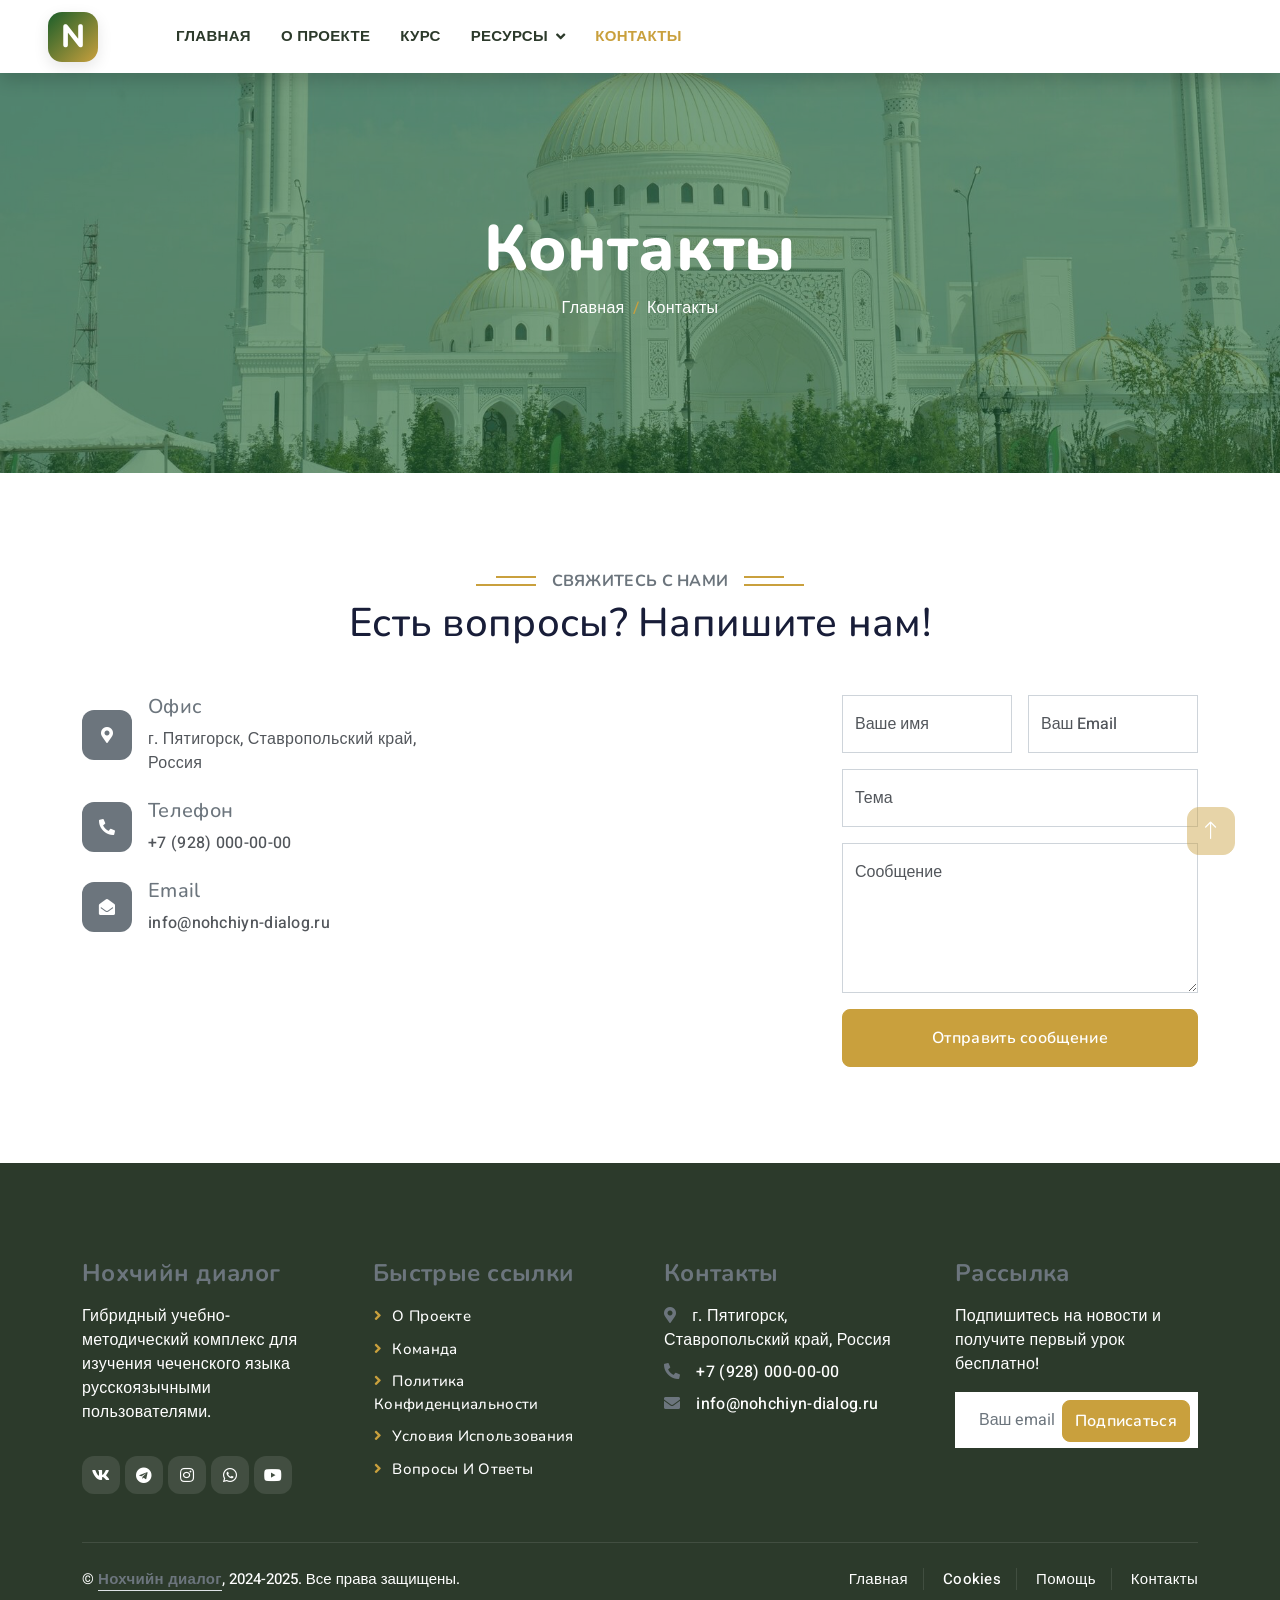
<file: contact.html>
<!DOCTYPE html>
<html lang="ru">

<head>
    <meta charset="utf-8">
    <title>Нохчийн диалог | Контакты</title>
    <meta content="width=device-width, initial-scale=1.0" name="viewport">
    <meta content="Изучение чеченского языка, чеченский язык, Нохчийн мотт, обучение чеченскому" name="keywords">
    <meta content="Нохчийн диалог — гибридный учебно-методический комплекс для изучения чеченского языка русскоязычными пользователями." name="description">

    <!-- Favicon -->
    <link href="img/favicon.ico" rel="icon">

    <!-- Google Web Fonts -->
    <link rel="preconnect" href="https://fonts.googleapis.com">
    <link rel="preconnect" href="https://fonts.gstatic.com" crossorigin>
    <link href="https://fonts.googleapis.com/css2?family=Heebo:wght@400;500;600&family=Nunito:wght@600;700;800&display=swap" rel="stylesheet">

    <!-- Icon Font Stylesheet -->
    <link href="https://cdnjs.cloudflare.com/ajax/libs/font-awesome/5.10.0/css/all.min.css" rel="stylesheet">
    <link href="https://cdn.jsdelivr.net/npm/bootstrap-icons@1.4.1/font/bootstrap-icons.css" rel="stylesheet">

    <!-- Libraries Stylesheet -->
    <link href="lib/animate/animate.min.css" rel="stylesheet">
    <link href="lib/owlcarousel/assets/owl.carousel.min.css" rel="stylesheet">

    <!-- Customized Bootstrap Stylesheet -->
    <link href="css/bootstrap.min.css" rel="stylesheet">

    <!-- Template Stylesheet -->
    <link href="css/style.css" rel="stylesheet">
    
    <style>
        /* Логотип N */
        .navbar-logo {
            display: flex;
            align-items: center;
            justify-content: center;
            margin-right: 30px;
        }
        
        .logo-n {
            width: 50px;
            height: 50px;
            background: linear-gradient(135deg, var(--primary) 0%, var(--secondary) 100%);
            border-radius: 14px;
            display: flex;
            align-items: center;
            justify-content: center;
            font-size: 32px;
            font-weight: 800;
            color: white;
            font-family: 'Nunito', sans-serif;
            box-shadow: 0 5px 15px rgba(0,0,0,0.1);
            transition: transform 0.3s ease;
        }
        
        .logo-n:hover {
            transform: scale(1.05);
        }
        
        /* Навбар - сдвигаем пункты меню влево */
        .navbar-nav {
            margin-left: 0 !important;
        }
        
        .navbar-collapse {
            justify-content: flex-start;
        }
        
        /* Скрытие старого бренда */
        .navbar-brand {
            display: none !important;
        }
        
        /* Стили для выпадающего меню */
        .dropdown-menu {
            border: none;
            box-shadow: 0 10px 30px rgba(0, 0, 0, 0.1);
            border-radius: 12px;
            padding: 8px 0;
        }
        
        .dropdown-item {
            padding: 8px 24px;
            font-size: 14px;
            font-weight: 500;
            color: var(--dark);
            transition: all 0.3s ease;
        }
        
        /* Серый фон при наведении */
        .dropdown-item:hover {
            background-color: #f5f5f5 !important;
            color: var(--dark) !important;
            padding-left: 28px;
        }
        
        /* Активный пункт в выпадающем меню - золотой */
        .dropdown-item.active {
            color: var(--secondary) !important;
            background-color: transparent !important;
        }
        
        /* Подсветка кнопки "Ресурсы" золотым, когда открыто меню */
        .nav-item.dropdown.show .nav-link {
            color: var(--secondary) !important;
        }
        
        /* Активная ссылка в навбаре - золотая */
        .navbar-nav .nav-link.active {
            color: var(--secondary) !important;
        }
        
        .navbar-nav .nav-link:hover {
            color: var(--secondary) !important;
        }
        
        @media (max-width: 768px) {
            .logo-n {
                width: 40px;
                height: 40px;
                font-size: 26px;
            }
        }
    </style>
</head>

<body>
    <!-- Спиннер -->
    <div id="spinner" class="show bg-white position-fixed translate-middle w-100 vh-100 top-50 start-50 d-flex align-items-center justify-content-center">
        <div class="spinner-border text-secondary" style="width: 3rem; height: 3rem;" role="status">
            <span class="sr-only">Загрузка...</span>
        </div>
    </div>
    <!-- Спиннер конец -->

    <!-- Навбар -->
    <nav class="navbar navbar-expand-lg bg-white navbar-light shadow sticky-top p-0">
        <div class="navbar-logo px-4 px-lg-5">
            <div class="logo-n">N</div>
        </div>
        <button type="button" class="navbar-toggler me-4" data-bs-toggle="collapse" data-bs-target="#navbarCollapse">
            <span class="navbar-toggler-icon"></span>
        </button>
        <div class="collapse navbar-collapse" id="navbarCollapse">
            <div class="navbar-nav p-4 p-lg-0">
                <a href="index.html" class="nav-item nav-link">Главная</a>
                <a href="about.html" class="nav-item nav-link">О проекте</a>
                <a href="404.html" class="nav-item nav-link">Курс</a>
                <div class="nav-item dropdown">
                    <a href="#" class="nav-link dropdown-toggle" data-bs-toggle="dropdown">Ресурсы</a>
                    <div class="dropdown-menu fade-down m-0">
                        <a href="team.html" class="dropdown-item">Команда</a>
                        <a href="testimonial.html" class="dropdown-item">Отзывы</a>
                        <a href="404.html" class="dropdown-item">Структура курса</a>
                    </div>
                </div>
                <a href="contact.html" class="nav-item nav-link active">Контакты</a>
            </div>
        </div>
    </nav>
    <!-- Навбар конец -->

    <!-- Баннер с фото и прозрачным фоном -->
    <div class="container-fluid p-0 mb-5">
        <div style="background-image: url('img/carousel-1.jpg'); background-size: cover; background-position: center; min-height: 400px; position: relative;">
            <div style="position: absolute; top: 0; left: 0; width: 100%; height: 100%; background: rgba(27, 94, 42, 0.6); display: flex; align-items: center; justify-content: center;">
                <div class="container">
                    <div class="row justify-content-center">
                        <div class="col-lg-10 text-center">
                            <h1 class="display-3 text-white animated slideInDown">Контакты</h1>
                            <nav aria-label="breadcrumb">
                                <ol class="breadcrumb justify-content-center">
                                    <li class="breadcrumb-item"><a class="text-white" href="index.html">Главная</a></li>
                                    <li class="breadcrumb-item text-white active" aria-current="page">Контакты</li>
                                </ol>
                            </nav>
                        </div>
                    </div>
                </div>
            </div>
        </div>
    </div>
    <!-- Баннер конец -->

    <!-- Контакты -->
    <div class="container-xxl py-5">
        <div class="container">
            <div class="text-center wow fadeInUp" data-wow-delay="0.1s">
                <h6 class="section-title bg-white text-center text-secondary px-3">Свяжитесь с нами</h6>
                <h1 class="mb-5">Есть вопросы? Напишите нам!</h1>
            </div>
            <div class="row g-4">
                <div class="col-lg-4 col-md-6 wow fadeInUp" data-wow-delay="0.1s">
                    <div class="d-flex align-items-center mb-4">
                        <div class="d-flex align-items-center justify-content-center flex-shrink-0 bg-secondary" style="width: 50px; height: 50px; border-radius: 12px;">
                            <i class="fa fa-map-marker-alt text-white"></i>
                        </div>
                        <div class="ms-3">
                            <h5 class="text-secondary">Офис</h5>
                            <p class="mb-0">г. Пятигорск, Ставропольский край, Россия</p>
                        </div>
                    </div>
                    <div class="d-flex align-items-center mb-4">
                        <div class="d-flex align-items-center justify-content-center flex-shrink-0 bg-secondary" style="width: 50px; height: 50px; border-radius: 12px;">
                            <i class="fa fa-phone-alt text-white"></i>
                        </div>
                        <div class="ms-3">
                            <h5 class="text-secondary">Телефон</h5>
                            <p class="mb-0">+7 (928) 000-00-00</p>
                        </div>
                    </div>
                    <div class="d-flex align-items-center">
                        <div class="d-flex align-items-center justify-content-center flex-shrink-0 bg-secondary" style="width: 50px; height: 50px; border-radius: 12px;">
                            <i class="fa fa-envelope-open text-white"></i>
                        </div>
                        <div class="ms-3">
                            <h5 class="text-secondary">Email</h5>
                            <p class="mb-0">info@nohchiyn-dialog.ru</p>
                        </div>
                    </div>
                </div>
                <div class="col-lg-4 col-md-6 wow fadeInUp" data-wow-delay="0.3s">
                    <iframe class="position-relative rounded w-100 h-100"
                        src="https://www.google.com/maps/embed?pb=!1m18!1m12!1m3!1d22876.827057182338!2d43.020404!3d44.045948!2m3!1f0!2f0!3f0!3m2!1i1024!2i768!4f13.1!3m3!1m2!1s0x405613c6e2ab1a0b%3A0x7c4b22c0b0b9f2d!2z0J_Rj9GC0LjQs9C-0YDRgdC6LCDQodGC0LDQstGA0L7Qv9C-0LvRjNGB0LrQuNC5INC60YDQsNC5!5e0!3m2!1sru!2sru!4v1700000000000!5m2!1sru!2sru"
                        frameborder="0" style="min-height: 300px; border:0; border-radius: 20px;" allowfullscreen="" aria-hidden="false"
                        tabindex="0"></iframe>
                </div>
                <div class="col-lg-4 col-md-12 wow fadeInUp" data-wow-delay="0.5s">
                    <form>
                        <div class="row g-3">
                            <div class="col-md-6">
                                <div class="form-floating">
                                    <input type="text" class="form-control" id="name" placeholder="Ваше имя">
                                    <label for="name">Ваше имя</label>
                                </div>
                            </div>
                            <div class="col-md-6">
                                <div class="form-floating">
                                    <input type="email" class="form-control" id="email" placeholder="Ваш Email">
                                    <label for="email">Ваш Email</label>
                                </div>
                            </div>
                            <div class="col-12">
                                <div class="form-floating">
                                    <input type="text" class="form-control" id="subject" placeholder="Тема">
                                    <label for="subject">Тема</label>
                                </div>
                            </div>
                            <div class="col-12">
                                <div class="form-floating">
                                    <textarea class="form-control" placeholder="Сообщение" id="message" style="height: 150px"></textarea>
                                    <label for="message">Сообщение</label>
                                </div>
                            </div>
                            <div class="col-12">
                                <button class="btn btn-secondary w-100 py-3" type="submit">Отправить сообщение</button>
                            </div>
                        </div>
                    </form>
                </div>
            </div>
        </div>
    </div>
    <!-- Контакты конец -->

    <!-- Футер -->
    <div class="container-fluid footer pt-5 mt-5 wow fadeIn" data-wow-delay="0.1s">
        <div class="container py-5">
            <div class="row g-5">
                <div class="col-lg-3 col-md-6">
                    <h4 class="text-secondary mb-3">Нохчийн диалог</h4>
                    <p class="mb-4">Гибридный учебно-методический комплекс для изучения чеченского языка русскоязычными пользователями.</p>
                    <div class="d-flex pt-2">
                        <a class="btn btn-outline-light btn-social" href=""><i class="fab fa-vk"></i></a>
                        <a class="btn btn-outline-light btn-social" href=""><i class="fab fa-telegram"></i></a>
                        <a class="btn btn-outline-light btn-social" href=""><i class="fab fa-instagram"></i></a>
                        <a class="btn btn-outline-light btn-social" href=""><i class="fab fa-whatsapp"></i></a>
                        <a class="btn btn-outline-light btn-social" href=""><i class="fab fa-youtube"></i></a>
                    </div>
                </div>
                <div class="col-lg-3 col-md-6">
                    <h4 class="text-secondary mb-3">Быстрые ссылки</h4>
                    <a class="btn btn-link" href="about.html">О проекте</a>
                    <a class="btn btn-link" href="team.html">Команда</a>
                    <a class="btn btn-link" href="404.html">Политика конфиденциальности</a>
                    <a class="btn btn-link" href="404.html">Условия использования</a>
                    <a class="btn btn-link" href="404.html">Вопросы и ответы</a>
                </div>
                <div class="col-lg-3 col-md-6">
                    <h4 class="text-secondary mb-3">Контакты</h4>
                    <p class="mb-2"><i class="fa fa-map-marker-alt text-secondary me-3"></i>г. Пятигорск, Ставропольский край, Россия</p>
                    <p class="mb-2"><i class="fa fa-phone-alt text-secondary me-3"></i>+7 (928) 000-00-00</p>
                    <p class="mb-2"><i class="fa fa-envelope text-secondary me-3"></i>info@nohchiyn-dialog.ru</p>
                </div>
                <div class="col-lg-3 col-md-6">
                    <h4 class="text-secondary mb-3">Рассылка</h4>
                    <p>Подпишитесь на новости и получите первый урок бесплатно!</p>
                    <div class="position-relative mx-auto" style="max-width: 400px;">
                        <input class="form-control border-0 w-100 py-3 ps-4 pe-5" type="text" placeholder="Ваш email">
                        <button type="button" class="btn btn-secondary py-2 position-absolute top-0 end-0 mt-2 me-2">Подписаться</button>
                    </div>
                </div>
            </div>
        </div>
        <div class="container">
            <div class="copyright">
                <div class="row">
                    <div class="col-md-6 text-center text-md-start mb-3 mb-md-0">
                        &copy; <a class="border-bottom text-secondary" href="#">Нохчийн диалог</a>, 2024-2025. Все права защищены.
                    </div>
                    <div class="col-md-6 text-center text-md-end">
                        <div class="footer-menu">
                            <a href="index.html">Главная</a>
                            <a href="404.html">Cookies</a>
                            <a href="404.html">Помощь</a>
                            <a href="contact.html">Контакты</a>
                        </div>
                    </div>
                </div>
            </div>
        </div>
    </div>
    <!-- Футер конец -->

    <!-- Кнопка наверх -->
    <a href="#" class="btn btn-lg btn-secondary btn-lg-square back-to-top"><i class="bi bi-arrow-up"></i></a>

    <!-- JavaScript -->
    <script src="https://code.jquery.com/jquery-3.4.1.min.js"></script>
    <script src="https://cdn.jsdelivr.net/npm/bootstrap@5.0.0/dist/js/bootstrap.bundle.min.js"></script>
    <script src="lib/wow/wow.min.js"></script>
    <script src="lib/easing/easing.min.js"></script>
    <script src="lib/waypoints/waypoints.min.js"></script>
    <script src="lib/owlcarousel/owl.carousel.min.js"></script>
    <script src="js/main.js"></script>
</body>

</html>
</file>
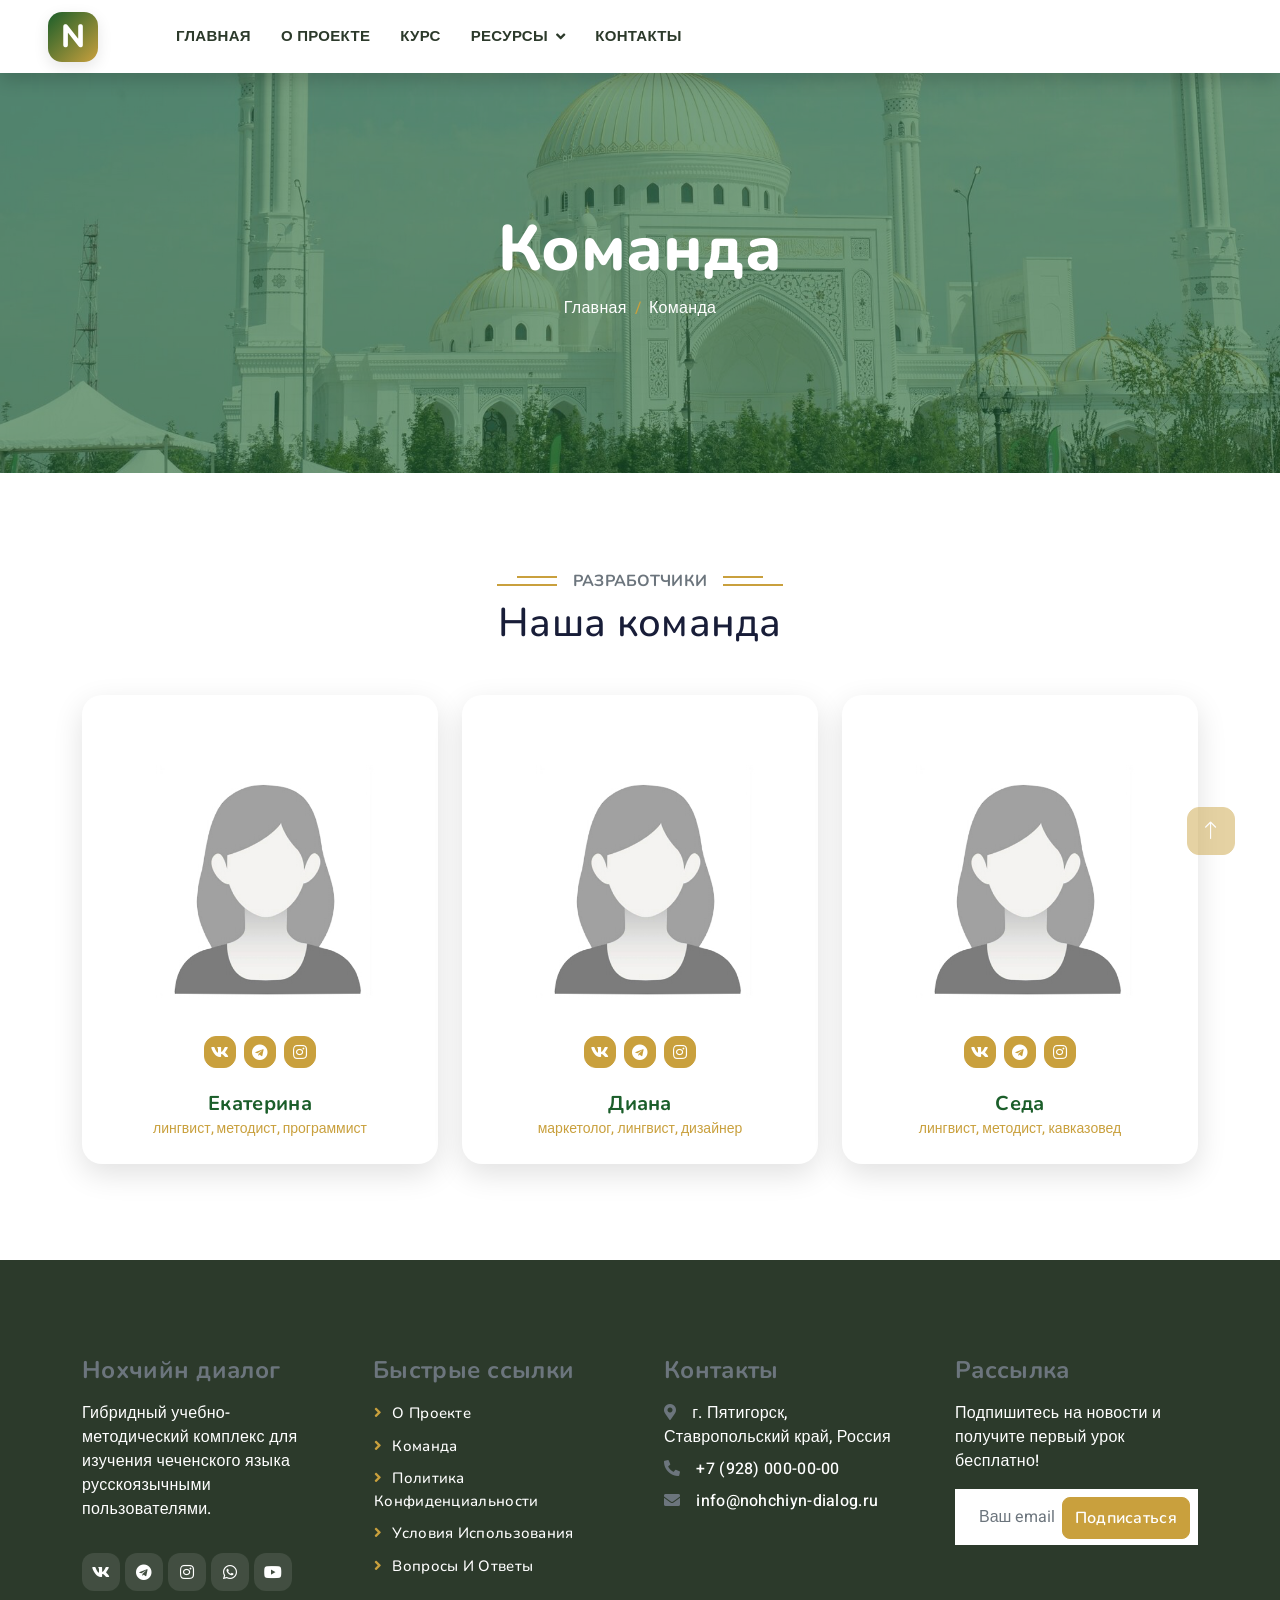
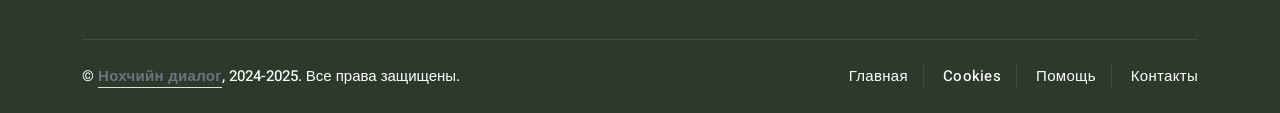
<file: team.html>
<!DOCTYPE html>
<html lang="ru">

<head>
    <meta charset="utf-8">
    <title>Нохчийн диалог | Команда</title>
    <meta content="width=device-width, initial-scale=1.0" name="viewport">
    <meta content="Изучение чеченского языка, чеченский язык, Нохчийн мотт, обучение чеченскому" name="keywords">
    <meta content="Нохчийн диалог — гибридный учебно-методический комплекс для изучения чеченского языка русскоязычными пользователями." name="description">

    <!-- Favicon -->
    <link href="img/favicon.ico" rel="icon">

    <!-- Google Web Fonts -->
    <link rel="preconnect" href="https://fonts.googleapis.com">
    <link rel="preconnect" href="https://fonts.gstatic.com" crossorigin>
    <link href="https://fonts.googleapis.com/css2?family=Heebo:wght@400;500;600&family=Nunito:wght@600;700;800&display=swap" rel="stylesheet">

    <!-- Icon Font Stylesheet -->
    <link href="https://cdnjs.cloudflare.com/ajax/libs/font-awesome/5.10.0/css/all.min.css" rel="stylesheet">
    <link href="https://cdn.jsdelivr.net/npm/bootstrap-icons@1.4.1/font/bootstrap-icons.css" rel="stylesheet">

    <!-- Libraries Stylesheet -->
    <link href="lib/animate/animate.min.css" rel="stylesheet">
    <link href="lib/owlcarousel/assets/owl.carousel.min.css" rel="stylesheet">

    <!-- Customized Bootstrap Stylesheet -->
    <link href="css/bootstrap.min.css" rel="stylesheet">

    <!-- Template Stylesheet -->
    <link href="css/style.css" rel="stylesheet">
    
    <style>
        /* Логотип N */
        .navbar-logo {
            display: flex;
            align-items: center;
            justify-content: center;
            margin-right: 30px;
        }
        
        .logo-n {
            width: 50px;
            height: 50px;
            background: linear-gradient(135deg, var(--primary) 0%, var(--secondary) 100%);
            border-radius: 14px;
            display: flex;
            align-items: center;
            justify-content: center;
            font-size: 32px;
            font-weight: 800;
            color: white;
            font-family: 'Nunito', sans-serif;
            box-shadow: 0 5px 15px rgba(0,0,0,0.1);
            transition: transform 0.3s ease;
        }
        
        .logo-n:hover {
            transform: scale(1.05);
        }
        
        /* Навбар - сдвигаем пункты меню влево */
        .navbar-nav {
            margin-left: 0 !important;
        }
        
        .navbar-collapse {
            justify-content: flex-start;
        }
        
        /* Скрытие старого бренда */
        .navbar-brand {
            display: none !important;
        }
        
        /* Стили для выпадающего меню КАК В INDEX.HTML */
        .dropdown-menu {
            border: none;
            box-shadow: 0 10px 30px rgba(0, 0, 0, 0.1);
            border-radius: 12px;
            padding: 8px 0;
        }
        
        .dropdown-item {
            padding: 8px 24px;
            font-size: 14px;
            font-weight: 500;
            color: var(--dark);
            transition: all 0.3s ease;
        }
        
        /* СЕРЫЙ фон при наведении - как в index.html */
        .dropdown-item:hover {
            background-color: #f5f5f5 !important;
            color: var(--dark) !important;
            padding-left: 28px;
        }
        
        /* Активный пункт - ЗОЛОТОЙ цвет, без фона */
        .dropdown-item.active {
            color: var(--secondary) !important;
            background-color: transparent !important;
        }
        
        /* Активная ссылка в навбаре - золотая */
        .navbar-nav .nav-link.active {
            color: var(--secondary) !important;
        }
        
        .navbar-nav .nav-link:hover {
            color: var(--secondary) !important;
        }
        
        /* Усиление теней для карточек команды */
        .team-item {
            box-shadow: 0 10px 30px rgba(0, 0, 0, 0.12) !important;
            transition: box-shadow 0.3s ease, transform 0.3s ease;
        }
        
        .team-item:hover {
            box-shadow: 0 20px 40px rgba(0, 0, 0, 0.2) !important;
            transform: translateY(-5px);
        }
        
        @media (max-width: 768px) {
            .logo-n {
                width: 40px;
                height: 40px;
                font-size: 26px;
            }
        }
    </style>
</head>

<body>
    <!-- Спиннер -->
    <div id="spinner" class="show bg-white position-fixed translate-middle w-100 vh-100 top-50 start-50 d-flex align-items-center justify-content-center">
        <div class="spinner-border text-secondary" style="width: 3rem; height: 3rem;" role="status">
            <span class="sr-only">Загрузка...</span>
        </div>
    </div>
    <!-- Спиннер конец -->

    <!-- Навбар -->
    <nav class="navbar navbar-expand-lg bg-white navbar-light shadow sticky-top p-0">
        <div class="navbar-logo px-4 px-lg-5">
            <div class="logo-n">N</div>
        </div>
        <button type="button" class="navbar-toggler me-4" data-bs-toggle="collapse" data-bs-target="#navbarCollapse">
            <span class="navbar-toggler-icon"></span>
        </button>
        <div class="collapse navbar-collapse" id="navbarCollapse">
            <div class="navbar-nav p-4 p-lg-0">
                <a href="index.html" class="nav-item nav-link">Главная</a>
                <a href="about.html" class="nav-item nav-link">О проекте</a>
                <a href="404.html" class="nav-item nav-link">Курс</a>
                <div class="nav-item dropdown">
                    <a href="#" class="nav-link dropdown-toggle" data-bs-toggle="dropdown">Ресурсы</a>
                    <div class="dropdown-menu fade-down m-0">
                        <a href="team.html" class="dropdown-item active">Команда</a>
                        <a href="testimonial.html" class="dropdown-item">Отзывы</a>
                        <a href="404.html" class="dropdown-item">Структура курса</a>
                    </div>
                </div>
                <a href="contact.html" class="nav-item nav-link">Контакты</a>
            </div>
        </div>
    </nav>
    <!-- Навбар конец -->

    <!-- Баннер с фото и прозрачным фоном -->
    <div class="container-fluid p-0 mb-5">
        <div style="background-image: url('img/carousel-1.jpg'); background-size: cover; background-position: center; min-height: 400px; position: relative;">
            <div style="position: absolute; top: 0; left: 0; width: 100%; height: 100%; background: rgba(27, 94, 42, 0.6); display: flex; align-items: center; justify-content: center;">
                <div class="container">
                    <div class="row justify-content-center">
                        <div class="col-lg-10 text-center">
                            <h1 class="display-3 text-white animated slideInDown">Команда</h1>
                            <nav aria-label="breadcrumb">
                                <ol class="breadcrumb justify-content-center">
                                    <li class="breadcrumb-item"><a class="text-white" href="index.html">Главная</a></li>
                                    <li class="breadcrumb-item text-white active" aria-current="page">Команда</li>
                                </ol>
                            </nav>
                        </div>
                    </div>
                </div>
            </div>
        </div>
    </div>
    <!-- Баннер конец -->

    <!-- Команда -->
    <div class="container-xxl py-5">
        <div class="container">
            <div class="text-center wow fadeInUp" data-wow-delay="0.1s">
                <h6 class="section-title bg-white text-center text-secondary px-3">Разработчики</h6>
                <h1 class="mb-5">Наша команда</h1>
            </div>
            <div class="row g-4 justify-content-center">
                <div class="col-lg-4 col-md-6 wow fadeInUp" data-wow-delay="0.1s">
                    <div class="team-item bg-white">
                        <div class="overflow-hidden" style="border-radius: 20px 20px 0 0;">
                            <img class="img-fluid" src="img/team-1.jpg" alt="Екатерина">
                        </div>
                        <div class="position-relative d-flex justify-content-center" style="margin-top: -23px;">
                            <div class="bg-white d-flex justify-content-center pt-2 px-1">
                                <a class="btn btn-sm-square btn-secondary mx-1" href=""><i class="fab fa-vk"></i></a>
                                <a class="btn btn-sm-square btn-secondary mx-1" href=""><i class="fab fa-telegram"></i></a>
                                <a class="btn btn-sm-square btn-secondary mx-1" href=""><i class="fab fa-instagram"></i></a>
                            </div>
                        </div>
                        <div class="text-center p-4">
                            <h5 class="mb-0 team-name">Екатерина</h5>
                            <small class="team-position">лингвист, методист, программист</small>
                        </div>
                    </div>
                </div>
                <div class="col-lg-4 col-md-6 wow fadeInUp" data-wow-delay="0.3s">
                    <div class="team-item bg-white">
                        <div class="overflow-hidden" style="border-radius: 20px 20px 0 0;">
                            <img class="img-fluid" src="img/team-2.jpg" alt="Диана">
                        </div>
                        <div class="position-relative d-flex justify-content-center" style="margin-top: -23px;">
                            <div class="bg-white d-flex justify-content-center pt-2 px-1">
                                <a class="btn btn-sm-square btn-secondary mx-1" href=""><i class="fab fa-vk"></i></a>
                                <a class="btn btn-sm-square btn-secondary mx-1" href=""><i class="fab fa-telegram"></i></a>
                                <a class="btn btn-sm-square btn-secondary mx-1" href=""><i class="fab fa-instagram"></i></a>
                            </div>
                        </div>
                        <div class="text-center p-4">
                            <h5 class="mb-0 team-name">Диана</h5>
                            <small class="team-position">маркетолог, лингвист, дизайнер</small>
                        </div>
                    </div>
                </div>
                <div class="col-lg-4 col-md-6 wow fadeInUp" data-wow-delay="0.5s">
                    <div class="team-item bg-white">
                        <div class="overflow-hidden" style="border-radius: 20px 20px 0 0;">
                            <img class="img-fluid" src="img/team-3.jpg" alt="Седа">
                        </div>
                        <div class="position-relative d-flex justify-content-center" style="margin-top: -23px;">
                            <div class="bg-white d-flex justify-content-center pt-2 px-1">
                                <a class="btn btn-sm-square btn-secondary mx-1" href=""><i class="fab fa-vk"></i></a>
                                <a class="btn btn-sm-square btn-secondary mx-1" href=""><i class="fab fa-telegram"></i></a>
                                <a class="btn btn-sm-square btn-secondary mx-1" href=""><i class="fab fa-instagram"></i></a>
                            </div>
                        </div>
                        <div class="text-center p-4">
                            <h5 class="mb-0 team-name">Седа</h5>
                            <small class="team-position">лингвист, методист, кавказовед</small>
                        </div>
                    </div>
                </div>
            </div>
        </div>
    </div>
    <!-- Команда конец -->

    <!-- Футер -->
    <div class="container-fluid footer pt-5 mt-5 wow fadeIn" data-wow-delay="0.1s">
        <div class="container py-5">
            <div class="row g-5">
                <div class="col-lg-3 col-md-6">
                    <h4 class="text-secondary mb-3">Нохчийн диалог</h4>
                    <p class="mb-4">Гибридный учебно-методический комплекс для изучения чеченского языка русскоязычными пользователями.</p>
                    <div class="d-flex pt-2">
                        <a class="btn btn-outline-light btn-social" href=""><i class="fab fa-vk"></i></a>
                        <a class="btn btn-outline-light btn-social" href=""><i class="fab fa-telegram"></i></a>
                        <a class="btn btn-outline-light btn-social" href=""><i class="fab fa-instagram"></i></a>
                        <a class="btn btn-outline-light btn-social" href=""><i class="fab fa-whatsapp"></i></a>
                        <a class="btn btn-outline-light btn-social" href=""><i class="fab fa-youtube"></i></a>
                    </div>
                </div>
                <div class="col-lg-3 col-md-6">
                    <h4 class="text-secondary mb-3">Быстрые ссылки</h4>
                    <a class="btn btn-link" href="about.html">О проекте</a>
                    <a class="btn btn-link" href="team.html">Команда</a>
                    <a class="btn btn-link" href="404.html">Политика конфиденциальности</a>
                    <a class="btn btn-link" href="404.html">Условия использования</a>
                    <a class="btn btn-link" href="404.html">Вопросы и ответы</a>
                </div>
                <div class="col-lg-3 col-md-6">
                    <h4 class="text-secondary mb-3">Контакты</h4>
                    <p class="mb-2"><i class="fa fa-map-marker-alt text-secondary me-3"></i>г. Пятигорск, Ставропольский край, Россия</p>
                    <p class="mb-2"><i class="fa fa-phone-alt text-secondary me-3"></i>+7 (928) 000-00-00</p>
                    <p class="mb-2"><i class="fa fa-envelope text-secondary me-3"></i>info@nohchiyn-dialog.ru</p>
                </div>
                <div class="col-lg-3 col-md-6">
                    <h4 class="text-secondary mb-3">Рассылка</h4>
                    <p>Подпишитесь на новости и получите первый урок бесплатно!</p>
                    <div class="position-relative mx-auto" style="max-width: 400px;">
                        <input class="form-control border-0 w-100 py-3 ps-4 pe-5" type="text" placeholder="Ваш email">
                        <button type="button" class="btn btn-secondary py-2 position-absolute top-0 end-0 mt-2 me-2">Подписаться</button>
                    </div>
                </div>
            </div>
        </div>
        <div class="container">
            <div class="copyright">
                <div class="row">
                    <div class="col-md-6 text-center text-md-start mb-3 mb-md-0">
                        &copy; <a class="border-bottom text-secondary" href="#">Нохчийн диалог</a>, 2024-2025. Все права защищены.
                    </div>
                    <div class="col-md-6 text-center text-md-end">
                        <div class="footer-menu">
                            <a href="index.html">Главная</a>
                            <a href="404.html">Cookies</a>
                            <a href="404.html">Помощь</a>
                            <a href="contact.html">Контакты</a>
                        </div>
                    </div>
                </div>
            </div>
        </div>
    </div>
    <!-- Футер конец -->

    <!-- Кнопка наверх -->
    <a href="#" class="btn btn-lg btn-secondary btn-lg-square back-to-top"><i class="bi bi-arrow-up"></i></a>

    <!-- JavaScript -->
    <script src="https://code.jquery.com/jquery-3.4.1.min.js"></script>
    <script src="https://cdn.jsdelivr.net/npm/bootstrap@5.0.0/dist/js/bootstrap.bundle.min.js"></script>
    <script src="lib/wow/wow.min.js"></script>
    <script src="lib/easing/easing.min.js"></script>
    <script src="lib/waypoints/waypoints.min.js"></script>
    <script src="lib/owlcarousel/owl.carousel.min.js"></script>
    <script src="js/main.js"></script>
</body>

</html>
</file>
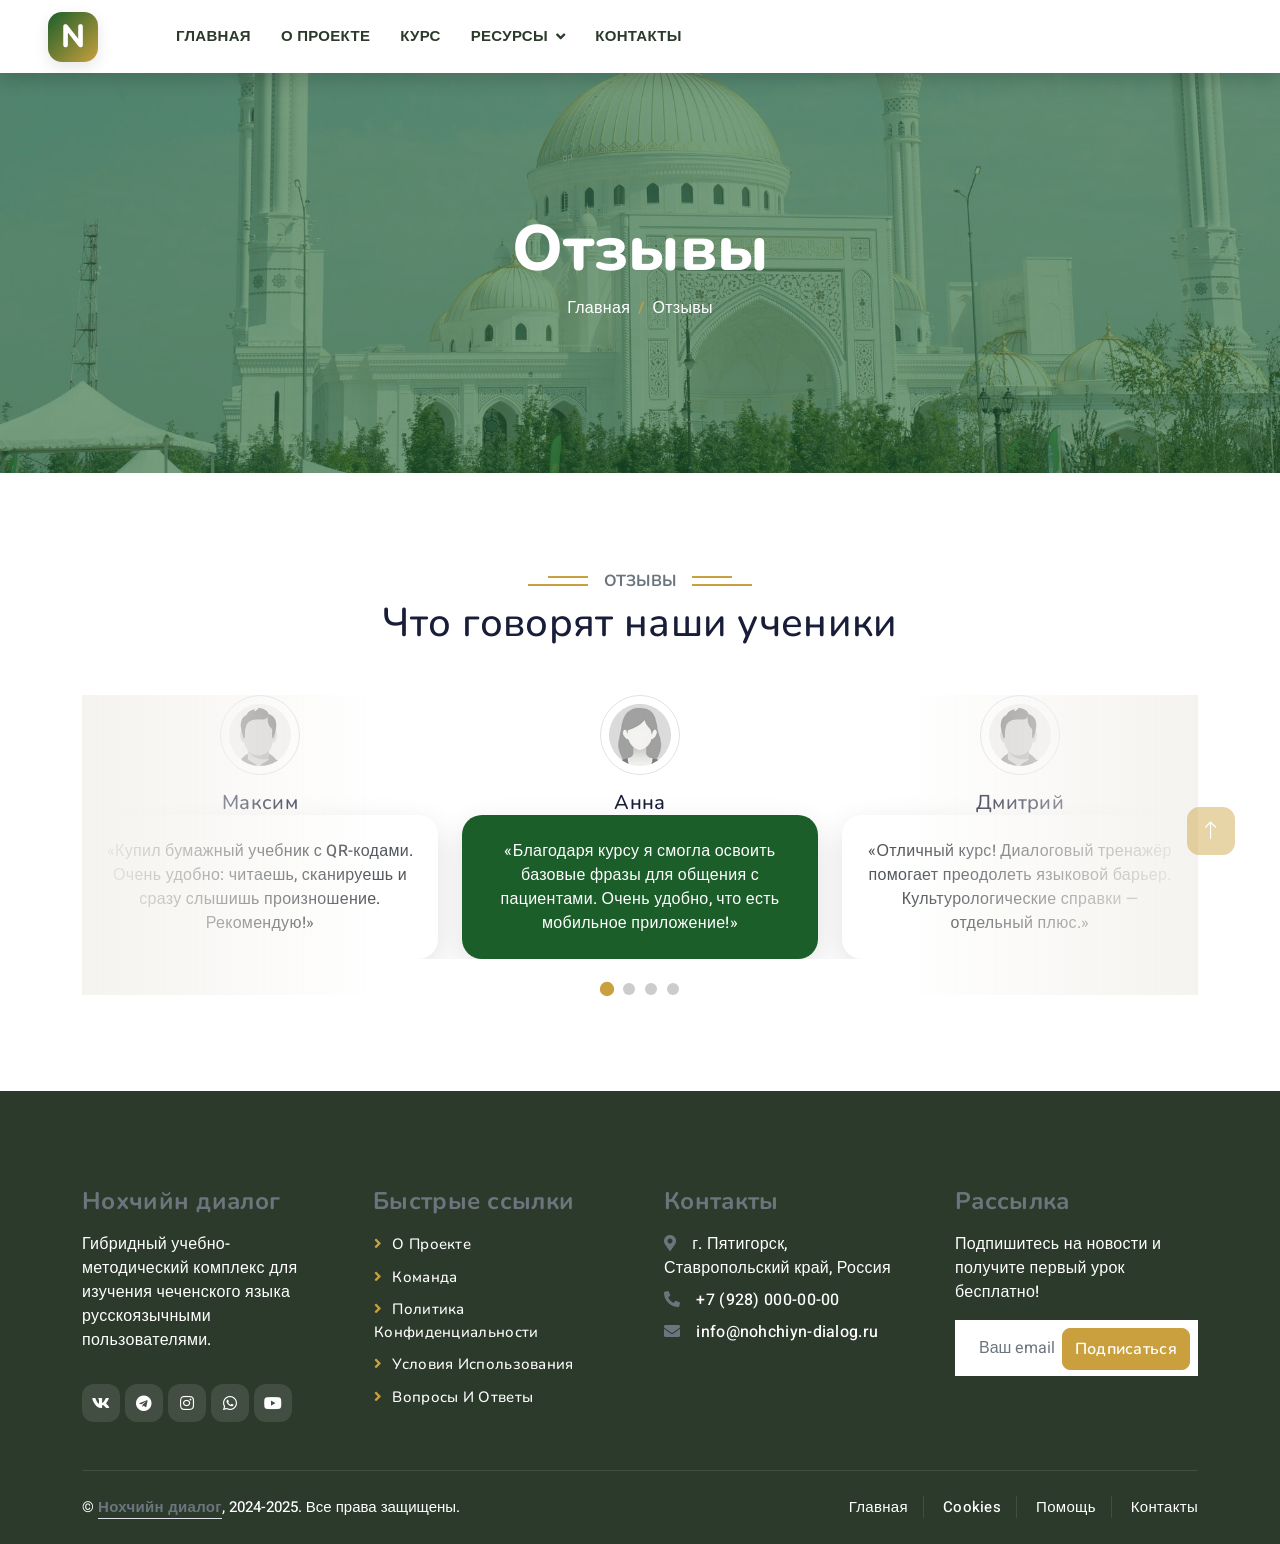
<file: testimonial.html>
<!DOCTYPE html>
<html lang="ru">

<head>
    <meta charset="utf-8">
    <title>Нохчийн диалог | Отзывы</title>
    <meta content="width=device-width, initial-scale=1.0" name="viewport">
    <meta content="Изучение чеченского языка, чеченский язык, Нохчийн мотт, обучение чеченскому" name="keywords">
    <meta content="Нохчийн диалог — гибридный учебно-методический комплекс для изучения чеченского языка русскоязычными пользователями." name="description">

    <!-- Favicon -->
    <link href="img/favicon.ico" rel="icon">

    <!-- Google Web Fonts -->
    <link rel="preconnect" href="https://fonts.googleapis.com">
    <link rel="preconnect" href="https://fonts.gstatic.com" crossorigin>
    <link href="https://fonts.googleapis.com/css2?family=Heebo:wght@400;500;600&family=Nunito:wght@600;700;800&display=swap" rel="stylesheet">

    <!-- Icon Font Stylesheet -->
    <link href="https://cdnjs.cloudflare.com/ajax/libs/font-awesome/5.10.0/css/all.min.css" rel="stylesheet">
    <link href="https://cdn.jsdelivr.net/npm/bootstrap-icons@1.4.1/font/bootstrap-icons.css" rel="stylesheet">

    <!-- Libraries Stylesheet -->
    <link href="lib/animate/animate.min.css" rel="stylesheet">
    <link href="lib/owlcarousel/assets/owl.carousel.min.css" rel="stylesheet">

    <!-- Customized Bootstrap Stylesheet -->
    <link href="css/bootstrap.min.css" rel="stylesheet">

    <!-- Template Stylesheet -->
    <link href="css/style.css" rel="stylesheet">
    
    <style>
        /* Логотип N */
        .navbar-logo {
            display: flex;
            align-items: center;
            justify-content: center;
            margin-right: 30px;
        }
        
        .logo-n {
            width: 50px;
            height: 50px;
            background: linear-gradient(135deg, var(--primary) 0%, var(--secondary) 100%);
            border-radius: 14px;
            display: flex;
            align-items: center;
            justify-content: center;
            font-size: 32px;
            font-weight: 800;
            color: white;
            font-family: 'Nunito', sans-serif;
            box-shadow: 0 5px 15px rgba(0,0,0,0.1);
            transition: transform 0.3s ease;
        }
        
        .logo-n:hover {
            transform: scale(1.05);
        }
        
        /* Навбар - сдвигаем пункты меню влево */
        .navbar-nav {
            margin-left: 0 !important;
        }
        
        .navbar-collapse {
            justify-content: flex-start;
        }
        
        /* Скрытие старого бренда */
        .navbar-brand {
            display: none !important;
        }
        
        /* Стили для выпадающего меню */
        .dropdown-menu {
            border: none;
            box-shadow: 0 10px 30px rgba(0, 0, 0, 0.1);
            border-radius: 12px;
            padding: 8px 0;
        }
        
        .dropdown-item {
            padding: 8px 24px;
            font-size: 14px;
            font-weight: 500;
            color: var(--dark);
            transition: all 0.3s ease;
        }
        
        /* Серый фон при наведении */
        .dropdown-item:hover {
            background-color: #f5f5f5 !important;
            color: var(--dark) !important;
            padding-left: 28px;
        }
        
        /* Активный пункт в выпадающем меню - золотой */
        .dropdown-item.active {
            color: var(--secondary) !important;
            background-color: transparent !important;
        }
        
        /* Подсветка кнопки "Ресурсы" золотым, когда открыто меню */
        .nav-item.dropdown.show .nav-link {
            color: var(--secondary) !important;
        }
        
        /* Активная ссылка в навбаре - золотая */
        .navbar-nav .nav-link.active {
            color: var(--secondary) !important;
        }
        
        .navbar-nav .nav-link:hover {
            color: var(--secondary) !important;
        }
        
        /* Усиление теней для отзывов */
        .testimonial-text {
            box-shadow: 0 10px 30px rgba(0, 0, 0, 0.12) !important;
            transition: box-shadow 0.3s ease;
        }
        
        @media (max-width: 768px) {
            .logo-n {
                width: 40px;
                height: 40px;
                font-size: 26px;
            }
        }
    </style>
</head>

<body>
    <!-- Спиннер -->
    <div id="spinner" class="show bg-white position-fixed translate-middle w-100 vh-100 top-50 start-50 d-flex align-items-center justify-content-center">
        <div class="spinner-border text-secondary" style="width: 3rem; height: 3rem;" role="status">
            <span class="sr-only">Загрузка...</span>
        </div>
    </div>
    <!-- Спиннер конец -->

    <!-- Навбар -->
    <nav class="navbar navbar-expand-lg bg-white navbar-light shadow sticky-top p-0">
        <div class="navbar-logo px-4 px-lg-5">
            <div class="logo-n">N</div>
        </div>
        <button type="button" class="navbar-toggler me-4" data-bs-toggle="collapse" data-bs-target="#navbarCollapse">
            <span class="navbar-toggler-icon"></span>
        </button>
        <div class="collapse navbar-collapse" id="navbarCollapse">
            <div class="navbar-nav p-4 p-lg-0">
                <a href="index.html" class="nav-item nav-link">Главная</a>
                <a href="about.html" class="nav-item nav-link">О проекте</a>
                <a href="404.html" class="nav-item nav-link">Курс</a>
                <div class="nav-item dropdown">
                    <a href="#" class="nav-link dropdown-toggle" data-bs-toggle="dropdown">Ресурсы</a>
                    <div class="dropdown-menu fade-down m-0">
                        <a href="team.html" class="dropdown-item">Команда</a>
                        <a href="testimonial.html" class="dropdown-item active">Отзывы</a>
                        <a href="404.html" class="dropdown-item">Структура курса</a>
                    </div>
                </div>
                <a href="contact.html" class="nav-item nav-link">Контакты</a>
            </div>
        </div>
    </nav>
    <!-- Навбар конец -->

    <!-- Баннер с фото и прозрачным фоном -->
    <div class="container-fluid p-0 mb-5">
        <div style="background-image: url('img/carousel-1.jpg'); background-size: cover; background-position: center; min-height: 400px; position: relative;">
            <div style="position: absolute; top: 0; left: 0; width: 100%; height: 100%; background: rgba(27, 94, 42, 0.6); display: flex; align-items: center; justify-content: center;">
                <div class="container">
                    <div class="row justify-content-center">
                        <div class="col-lg-10 text-center">
                            <h1 class="display-3 text-white animated slideInDown">Отзывы</h1>
                            <nav aria-label="breadcrumb">
                                <ol class="breadcrumb justify-content-center">
                                    <li class="breadcrumb-item"><a class="text-white" href="index.html">Главная</a></li>
                                    <li class="breadcrumb-item text-white active" aria-current="page">Отзывы</li>
                                </ol>
                            </nav>
                        </div>
                    </div>
                </div>
            </div>
        </div>
    </div>
    <!-- Баннер конец -->

    <!-- Отзывы -->
    <div class="container-xxl py-5 wow fadeInUp" data-wow-delay="0.1s">
        <div class="container">
            <div class="text-center">
                <h6 class="section-title bg-white text-center text-secondary px-3">Отзывы</h6>
                <h1 class="mb-5">Что говорят наши ученики</h1>
            </div>
            <div class="owl-carousel testimonial-carousel position-relative">
                <div class="testimonial-item text-center">
                    <img class="border rounded-circle p-2 mx-auto mb-3" src="img/testimonial-1.jpg" style="width: 80px; height: 80px;">
                    <h5 class="mb-0">Анна</h5>
                    <div class="testimonial-text bg-white text-center p-4" style="border-radius: 20px;">
                        <p class="mb-0">«Благодаря курсу я смогла освоить базовые фразы для общения с пациентами. Очень удобно, что есть мобильное приложение!»</p>
                    </div>
                </div>
                <div class="testimonial-item text-center">
                    <img class="border rounded-circle p-2 mx-auto mb-3" src="img/testimonial-2.jpg" style="width: 80px; height: 80px;">
                    <h5 class="mb-0">Дмитрий</h5>
                    <div class="testimonial-text bg-white text-center p-4" style="border-radius: 20px;">
                        <p class="mb-0">«Отличный курс! Диалоговый тренажёр помогает преодолеть языковой барьер. Культурологические справки — отдельный плюс.»</p>
                    </div>
                </div>
                <div class="testimonial-item text-center">
                    <img class="border rounded-circle p-2 mx-auto mb-3" src="img/testimonial-3.jpg" style="width: 80px; height: 80px;">
                    <h5 class="mb-0">Елена</h5>
                    <div class="testimonial-text bg-white text-center p-4" style="border-radius: 20px;">
                        <p class="mb-0">«Как филолог, оценила системный подход. Фонетика разобрана великолепно — даже абруптивные звуки стало понятно!»</p>
                    </div>
                </div>
                <div class="testimonial-item text-center">
                    <img class="border rounded-circle p-2 mx-auto mb-3" src="img/testimonial-4.jpg" style="width: 80px; height: 80px;">
                    <h5 class="mb-0">Максим</h5>
                    <div class="testimonial-text bg-white text-center p-4" style="border-radius: 20px;">
                        <p class="mb-0">«Купил бумажный учебник с QR-кодами. Очень удобно: читаешь, сканируешь и сразу слышишь произношение. Рекомендую!»</p>
                    </div>
                </div>
            </div>
        </div>
    </div>
    <!-- Отзывы конец -->

    <!-- Футер -->
    <div class="container-fluid footer pt-5 mt-5 wow fadeIn" data-wow-delay="0.1s">
        <div class="container py-5">
            <div class="row g-5">
                <div class="col-lg-3 col-md-6">
                    <h4 class="text-secondary mb-3">Нохчийн диалог</h4>
                    <p class="mb-4">Гибридный учебно-методический комплекс для изучения чеченского языка русскоязычными пользователями.</p>
                    <div class="d-flex pt-2">
                        <a class="btn btn-outline-light btn-social" href=""><i class="fab fa-vk"></i></a>
                        <a class="btn btn-outline-light btn-social" href=""><i class="fab fa-telegram"></i></a>
                        <a class="btn btn-outline-light btn-social" href=""><i class="fab fa-instagram"></i></a>
                        <a class="btn btn-outline-light btn-social" href=""><i class="fab fa-whatsapp"></i></a>
                        <a class="btn btn-outline-light btn-social" href=""><i class="fab fa-youtube"></i></a>
                    </div>
                </div>
                <div class="col-lg-3 col-md-6">
                    <h4 class="text-secondary mb-3">Быстрые ссылки</h4>
                    <a class="btn btn-link" href="about.html">О проекте</a>
                    <a class="btn btn-link" href="team.html">Команда</a>
                    <a class="btn btn-link" href="404.html">Политика конфиденциальности</a>
                    <a class="btn btn-link" href="404.html">Условия использования</a>
                    <a class="btn btn-link" href="404.html">Вопросы и ответы</a>
                </div>
                <div class="col-lg-3 col-md-6">
                    <h4 class="text-secondary mb-3">Контакты</h4>
                    <p class="mb-2"><i class="fa fa-map-marker-alt text-secondary me-3"></i>г. Пятигорск, Ставропольский край, Россия</p>
                    <p class="mb-2"><i class="fa fa-phone-alt text-secondary me-3"></i>+7 (928) 000-00-00</p>
                    <p class="mb-2"><i class="fa fa-envelope text-secondary me-3"></i>info@nohchiyn-dialog.ru</p>
                </div>
                <div class="col-lg-3 col-md-6">
                    <h4 class="text-secondary mb-3">Рассылка</h4>
                    <p>Подпишитесь на новости и получите первый урок бесплатно!</p>
                    <div class="position-relative mx-auto" style="max-width: 400px;">
                        <input class="form-control border-0 w-100 py-3 ps-4 pe-5" type="text" placeholder="Ваш email">
                        <button type="button" class="btn btn-secondary py-2 position-absolute top-0 end-0 mt-2 me-2">Подписаться</button>
                    </div>
                </div>
            </div>
        </div>
        <div class="container">
            <div class="copyright">
                <div class="row">
                    <div class="col-md-6 text-center text-md-start mb-3 mb-md-0">
                        &copy; <a class="border-bottom text-secondary" href="#">Нохчийн диалог</a>, 2024-2025. Все права защищены.
                    </div>
                    <div class="col-md-6 text-center text-md-end">
                        <div class="footer-menu">
                            <a href="index.html">Главная</a>
                            <a href="404.html">Cookies</a>
                            <a href="404.html">Помощь</a>
                            <a href="contact.html">Контакты</a>
                        </div>
                    </div>
                </div>
            </div>
        </div>
    </div>
    <!-- Футер конец -->

    <!-- Кнопка наверх -->
    <a href="#" class="btn btn-lg btn-secondary btn-lg-square back-to-top"><i class="bi bi-arrow-up"></i></a>

    <!-- JavaScript -->
    <script src="https://code.jquery.com/jquery-3.4.1.min.js"></script>
    <script src="https://cdn.jsdelivr.net/npm/bootstrap@5.0.0/dist/js/bootstrap.bundle.min.js"></script>
    <script src="lib/wow/wow.min.js"></script>
    <script src="lib/easing/easing.min.js"></script>
    <script src="lib/waypoints/waypoints.min.js"></script>
    <script src="lib/owlcarousel/owl.carousel.min.js"></script>
    <script src="js/main.js"></script>
</body>

</html>
</file>
<file: css/style.css>
/********** Template CSS **********/
:root {
    --primary: #1B5E2A;      /* Тёмный пастельный зелёный */
    --primary-light: #2D7A3E; /* Светлый вариант для ховеров */
    --secondary: #C9A03D;    /* Приглушённый золотой/песочный */
    --secondary-light: #DDB55A; /* Светлый золотой для акцентов */
    --light: #FFFFFF;        /* Белый фон */
    --dark: #2C3A2B;         /* Тёмно-зелёный для текста */
    --red: #D47B6A;          /* Пастельный красный акцент */
    --gray-bg: #F5F3EF;      /* Светлый пастельный серый для фона секций */
    --text-light: #4A5B44;   /* Мягкий зелёный для второстепенного текста */
}

body {
    background-color: var(--light);
    font-weight: 500;
}

h1, h2, h3, h4, h5, h6,
p, span, a, li, .text,
.btn, .navbar-nav .nav-link {
    font-weight: 500;
    letter-spacing: 0.3px;
}

/* Золотой текст на белом фоне */
.text-gold {
    color: var(--secondary) !important;
}

.bg-pastel {
    background-color: var(--gray-bg);
}

.bg-red-pastel {
    background-color: var(--red);
}

.btn-outline-red {
    border: 2px solid var(--red);
    color: var(--red);
    background: transparent;
}

.btn-outline-red:hover {
    background: var(--red);
    color: var(--light);
    border-color: var(--red);
}

/* Основные кнопки */
.btn-primary {
    background-color: var(--primary);
    border-color: var(--primary);
    color: var(--light);
    font-weight: 600;
}

.btn-primary:hover {
    background-color: var(--primary-light);
    border-color: var(--primary-light);
    color: var(--light);
}

.btn-secondary {
    background-color: var(--secondary);
    border-color: var(--secondary);
    color: var(--light);
    font-weight: 600;
}

.btn-secondary:hover {
    background-color: var(--secondary-light);
    border-color: var(--secondary-light);
    color: var(--light);
}

.btn-outline-primary {
    border: 2px solid var(--primary);
    color: var(--primary);
    background: transparent;
    font-weight: 600;
}

.btn-outline-primary:hover {
    background: var(--primary);
    color: var(--light);
    border-color: var(--primary);
}

.fw-medium {
    font-weight: 600 !important;
}

.fw-semi-bold {
    font-weight: 700 !important;
}

.back-to-top {
    position: fixed;
    display: none;
    right: 45px;
    bottom: 45px;
    z-index: 99;
    background-color: var(--secondary);
    color: var(--light);
    border-radius: 50%;
    width: 45px;
    height: 45px;
    display: flex;
    align-items: center;
    justify-content: center;
}

.back-to-top:hover {
    background-color: var(--primary);
    color: var(--light);
}

/*** Spinner ***/
#spinner {
    opacity: 0;
    visibility: hidden;
    transition: opacity .5s ease-out, visibility 0s linear .5s;
    z-index: 99999;
}

#spinner.show {
    transition: opacity .5s ease-out, visibility 0s linear 0s;
    visibility: visible;
    opacity: 1;
}

/*** Button ***/
.btn {
    font-family: 'Nunito', sans-serif;
    font-weight: 600;
    transition: .5s;
    border-radius: 8px;
}

.btn.btn-primary,
.btn.btn-secondary {
    color: #FFFFFF;
}

.btn-square {
    width: 38px;
    height: 38px;
}

.btn-sm-square {
    width: 32px;
    height: 32px;
}

.btn-lg-square {
    width: 48px;
    height: 48px;
}

.btn-square,
.btn-sm-square,
.btn-lg-square {
    padding: 0;
    display: flex;
    align-items: center;
    justify-content: center;
    font-weight: normal;
    border-radius: 12px;
}

/*** Navbar ***/
.navbar {
    background: var(--light) !important;
    box-shadow: 0 2px 15px rgba(0,0,0,0.05);
}

.navbar .dropdown-toggle::after {
    border: none;
    content: "\f107";
    font-family: "Font Awesome 5 Free";
    font-weight: 900;
    vertical-align: middle;
    margin-left: 8px;
}

.navbar-light .navbar-nav .nav-link {
    margin-right: 30px;
    padding: 25px 0;
    color: var(--dark);
    font-size: 15px;
    text-transform: uppercase;
    outline: none;
    font-weight: 600;
}

.navbar-light .navbar-nav .nav-link:hover,
.navbar-light .navbar-nav .nav-link.active {
    color: var(--secondary);
}

@media (max-width: 991.98px) {
    .navbar-light .navbar-nav .nav-link  {
        margin-right: 0;
        padding: 10px 0;
    }

    .navbar-light .navbar-nav {
        border-top: 1px solid #EEEEEE;
    }
}

.navbar-light .navbar-brand,
.navbar-light a.btn {
    height: 75px;
}

.navbar-light .navbar-nav .nav-link {
    color: var(--dark);
    font-weight: 600;
}

.navbar-light.sticky-top {
    top: -100px;
    transition: .5s;
}

@media (min-width: 992px) {
    .navbar .nav-item .dropdown-menu {
        display: block;
        margin-top: 0;
        opacity: 0;
        visibility: hidden;
        transition: .5s;
    }

    .navbar .dropdown-menu.fade-down {
        top: 100%;
        transform: rotateX(-75deg);
        transform-origin: 0% 0%;
    }

    .navbar .nav-item:hover .dropdown-menu {
        top: 100%;
        transform: rotateX(0deg);
        visibility: visible;
        transition: .5s;
        opacity: 1;
    }
}

/*** Logo ***/
.logo-icon {
    width: 45px;
    height: 45px;
    background: linear-gradient(135deg, var(--primary) 0%, var(--secondary) 100%);
    border-radius: 12px;
    display: inline-flex;
    align-items: center;
    justify-content: center;
    margin-right: 10px;
    color: var(--light);
    font-size: 24px;
}

.navbar-brand {
    font-weight: 800;
    font-size: 24px;
    color: var(--primary) !important;
}

.navbar-brand span {
    color: var(--secondary);
}

/*** Header carousel ***/
@media (max-width: 768px) {
    .header-carousel .owl-carousel-item {
        position: relative;
        min-height: 500px;
    }
    
    .header-carousel .owl-carousel-item img {
        position: absolute;
        width: 100%;
        height: 100%;
        object-fit: cover;
    }
}

.header-carousel .owl-nav {
    position: absolute;
    top: 50%;
    right: 8%;
    transform: translateY(-50%);
    display: flex;
    flex-direction: column;
}

.header-carousel .owl-nav .owl-prev,
.header-carousel .owl-nav .owl-next {
    margin: 7px 0;
    width: 45px;
    height: 45px;
    display: flex;
    align-items: center;
    justify-content: center;
    color: var(--light);
    background: var(--primary);
    border: none;
    font-size: 22px;
    transition: .5s;
    border-radius: 12px;
}

.header-carousel .owl-nav .owl-prev:hover,
.header-carousel .owl-nav .owl-next:hover {
    background: var(--secondary);
    color: var(--light);
}

.page-header {
    background: linear-gradient(rgba(27, 94, 42, 0.85), rgba(27, 94, 42, 0.85)), url(../img/carousel-1.jpg);
    background-position: center center;
    background-repeat: no-repeat;
    background-size: cover;
}

.page-header-inner {
    background: rgba(27, 94, 42, 0.9);
}

.breadcrumb-item + .breadcrumb-item::before {
    color: var(--secondary);
}

.breadcrumb-item a {
    color: var(--secondary);
    text-decoration: none;
}

.breadcrumb-item.active {
    color: var(--light);
}

/*** Section Title ***/
.section-title {
    position: relative;
    display: inline-block;
    text-transform: uppercase;
    font-weight: 700;
    color: var(--primary);
}

.section-title::before {
    position: absolute;
    content: "";
    width: calc(100% + 80px);
    height: 2px;
    top: 4px;
    left: -40px;
    background: var(--secondary);
    z-index: -1;
}

.section-title::after {
    position: absolute;
    content: "";
    width: calc(100% + 120px);
    height: 2px;
    bottom: 5px;
    left: -60px;
    background: var(--secondary);
    z-index: -1;
}

.section-title.text-start::before {
    width: calc(100% + 40px);
    left: 0;
}

.section-title.text-start::after {
    width: calc(100% + 60px);
    left: 0;
}

/*** Service / Feature Cards ***/
.service-item {
    background: var(--light);
    transition: .5s;
    border-bottom: 3px solid var(--secondary);
    border-radius: 16px;
    box-shadow: 0 5px 20px rgba(0,0,0,0.05);
    padding: 30px;
}

.service-item:hover {
    margin-top: -10px;
    background: var(--primary);
    box-shadow: 0 15px 35px rgba(27, 94, 42, 0.15);
}

.service-item * {
    transition: .5s;
}

.service-item:hover * {
    color: var(--light) !important;
}

.service-item:hover .service-icon {
    color: var(--secondary) !important;
}

.service-icon {
    font-size: 48px;
    color: var(--primary);
    margin-bottom: 20px;
}

/*** Categories & Courses ***/
.category img,
.course-item img {
    transition: .5s;
}

.category a:hover img,
.course-item:hover img {
    transform: scale(1.05);
}

.course-item {
    border-radius: 16px;
    overflow: hidden;
    box-shadow: 0 5px 20px rgba(0,0,0,0.05);
    background: var(--light);
    transition: .5s;
}

.course-item:hover {
    transform: translateY(-5px);
    box-shadow: 0 15px 35px rgba(27, 94, 42, 0.1);
}

.course-item .btn-secondary {
    background: var(--secondary);
    color: var(--light);
    border-radius: 8px;
}

.course-item .btn-secondary:hover {
    background: var(--primary);
    color: var(--light);
}

.course-price {
    color: var(--secondary);
    font-weight: 700;
    font-size: 20px;
}

/*** Team ***/
.team-item {
    background: var(--light);
    border-radius: 20px;
    overflow: hidden;
    box-shadow: 0 5px 20px rgba(0,0,0,0.05);
    transition: .5s;
}

.team-item:hover {
    transform: translateY(-5px);
    box-shadow: 0 15px 35px rgba(27, 94, 42, 0.1);
}

.team-item img {
    transition: .5s;
}

.team-item:hover img {
    transform: scale(1.05);
}

.team-item .btn-social {
    background: var(--secondary);
    color: var(--light);
    border-radius: 10px;
    width: 36px;
    height: 36px;
    display: inline-flex;
    align-items: center;
    justify-content: center;
    margin: 0 3px;
    transition: .3s;
}

.team-item .btn-social:hover {
    background: var(--primary);
    color: var(--light);
}

.team-name {
    color: var(--primary);
    font-weight: 700;
}

.team-position {
    color: var(--secondary);
    font-weight: 500;
}

/*** Testimonial ***/
.testimonial-carousel::before {
    position: absolute;
    content: "";
    top: 0;
    left: 0;
    height: 100%;
    width: 0;
    background: linear-gradient(to right, var(--gray-bg) 0%, rgba(245, 243, 239, 0) 100%);
    z-index: 1;
}

.testimonial-carousel::after {
    position: absolute;
    content: "";
    top: 0;
    right: 0;
    height: 100%;
    width: 0;
    background: linear-gradient(to left, var(--gray-bg) 0%, rgba(245, 243, 239, 0) 100%);
    z-index: 1;
}

@media (min-width: 768px) {
    .testimonial-carousel::before,
    .testimonial-carousel::after {
        width: 200px;
    }
}

@media (min-width: 992px) {
    .testimonial-carousel::before,
    .testimonial-carousel::after {
        width: 300px;
    }
}

.testimonial-carousel .owl-item .testimonial-text,
.testimonial-carousel .owl-item.center .testimonial-text * {
    transition: .5s;
}

.testimonial-carousel .owl-item.center .testimonial-text {
    background: var(--primary) !important;
    border-radius: 20px;
}

.testimonial-carousel .owl-item.center .testimonial-text * {
    color: #FFFFFF !important;
}

.testimonial-carousel .owl-dots {
    margin-top: 24px;
    display: flex;
    align-items: flex-end;
    justify-content: center;
}

.testimonial-carousel .owl-dot {
    position: relative;
    display: inline-block;
    margin: 0 5px;
    width: 12px;
    height: 12px;
    border-radius: 50%;
    background: #CCCCCC;
    transition: .5s;
}

.testimonial-carousel .owl-dot.active {
    background: var(--secondary);
    transform: scale(1.2);
}

/*** Footer ***/
.footer {
    background: var(--dark);
    color: var(--light);
}

.footer h4, .footer h5 {
    color: var(--secondary);
    font-weight: 700;
}

.footer .btn.btn-social {
    margin-right: 5px;
    width: 38px;
    height: 38px;
    display: inline-flex;
    align-items: center;
    justify-content: center;
    color: var(--light);
    background: rgba(255,255,255,0.1);
    border: none;
    border-radius: 12px;
    transition: .3s;
}

.footer .btn.btn-social:hover {
    background: var(--secondary);
    color: var(--dark);
    transform: translateY(-3px);
}

.footer .btn.btn-link {
    display: block;
    margin-bottom: 8px;
    padding: 0;
    text-align: left;
    color: var(--light);
    font-size: 15px;
    font-weight: 500;
    text-transform: capitalize;
    transition: .3s;
    text-decoration: none;
}

.footer .btn.btn-link::before {
    position: relative;
    content: "\f105";
    font-family: "Font Awesome 5 Free";
    font-weight: 900;
    margin-right: 10px;
    color: var(--secondary);
}

.footer .btn.btn-link:hover {
    letter-spacing: 1px;
    color: var(--secondary);
    box-shadow: none;
    padding-left: 5px;
}

.footer .copyright {
    padding: 25px 0;
    font-size: 15px;
    border-top: 1px solid rgba(256, 256, 256, .1);
}

.footer .copyright a {
    color: var(--secondary);
    text-decoration: none;
    font-weight: 600;
}

.footer .copyright a:hover {
    color: var(--secondary-light);
}

.footer .footer-menu a {
    margin-right: 15px;
    padding-right: 15px;
    border-right: 1px solid rgba(255, 255, 255, .1);
    color: var(--light);
    text-decoration: none;
    font-weight: 500;
}

.footer .footer-menu a:hover {
    color: var(--secondary);
}

.footer .footer-menu a:last-child {
    margin-right: 0;
    padding-right: 0;
    border-right: none;
}

/*** Additional Pastel Elements ***/
.pricing-card {
    background: var(--light);
    border-radius: 20px;
    padding: 30px;
    text-align: center;
    transition: .5s;
    box-shadow: 0 5px 20px rgba(0,0,0,0.05);
}

.pricing-card:hover {
    transform: translateY(-5px);
    box-shadow: 0 15px 35px rgba(27, 94, 42, 0.1);
}

.pricing-card.featured {
    border: 2px solid var(--secondary);
    position: relative;
}

.pricing-card .price {
    font-size: 36px;
    font-weight: 800;
    color: var(--primary);
}

.pricing-card .price small {
    font-size: 14px;
    font-weight: 400;
    color: var(--text-light);
}

.pricing-card .btn {
    margin-top: 20px;
}

.feature-list li {
    margin-bottom: 12px;
    font-weight: 500;
}

.feature-list li i {
    color: var(--secondary);
    margin-right: 10px;
}

/* Иконки в золотом цвете */
.icon-gold {
    color: var(--secondary);
}

.icon-green {
    color: var(--primary);
}

/* Карточки с иконками */
.icon-card {
    text-align: center;
    padding: 30px 20px;
    background: var(--light);
    border-radius: 20px;
    transition: .5s;
    box-shadow: 0 5px 15px rgba(0,0,0,0.05);
}

.icon-card:hover {
    transform: translateY(-5px);
    box-shadow: 0 15px 30px rgba(27, 94, 42, 0.1);
}

.icon-card .icon {
    width: 70px;
    height: 70px;
    background: linear-gradient(135deg, var(--primary-light) 0%, var(--secondary) 100%);
    border-radius: 20px;
    display: flex;
    align-items: center;
    justify-content: center;
    margin: 0 auto 20px;
    font-size: 30px;
    color: var(--light);
}
</file>
